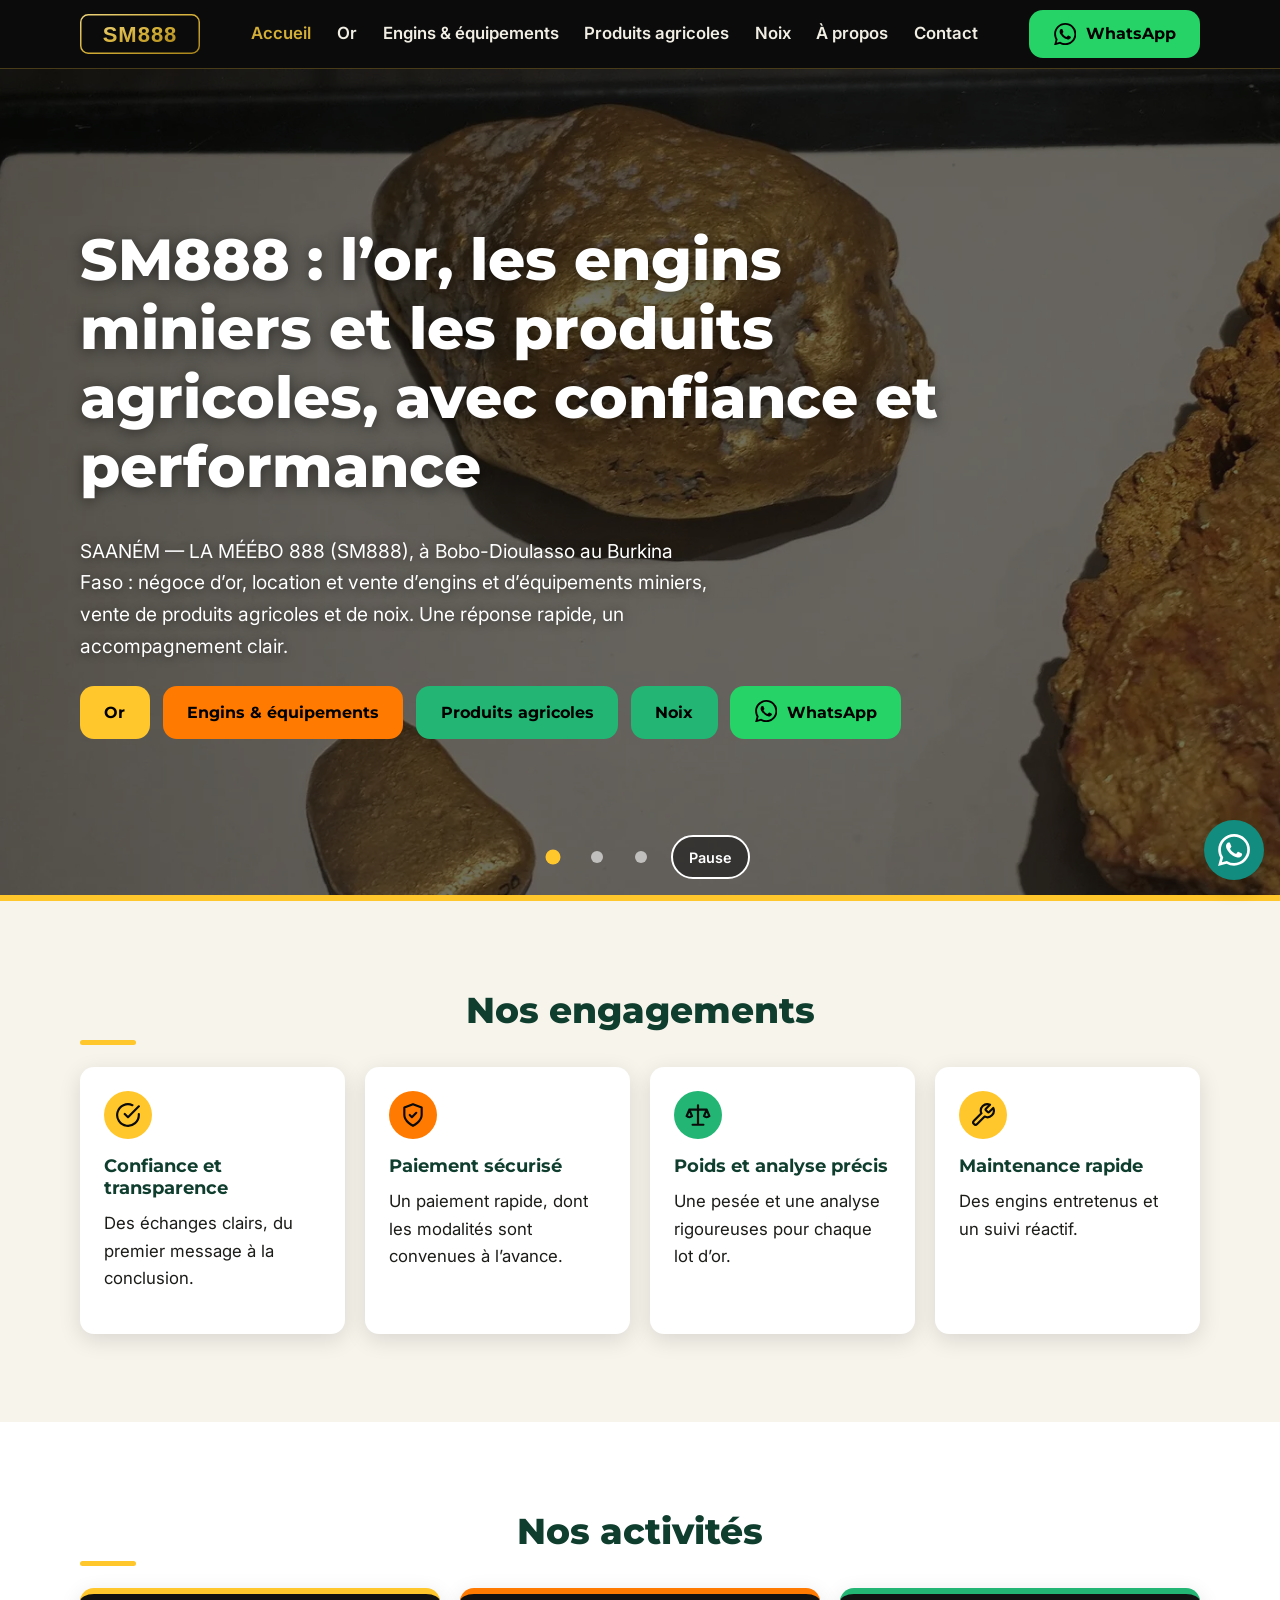
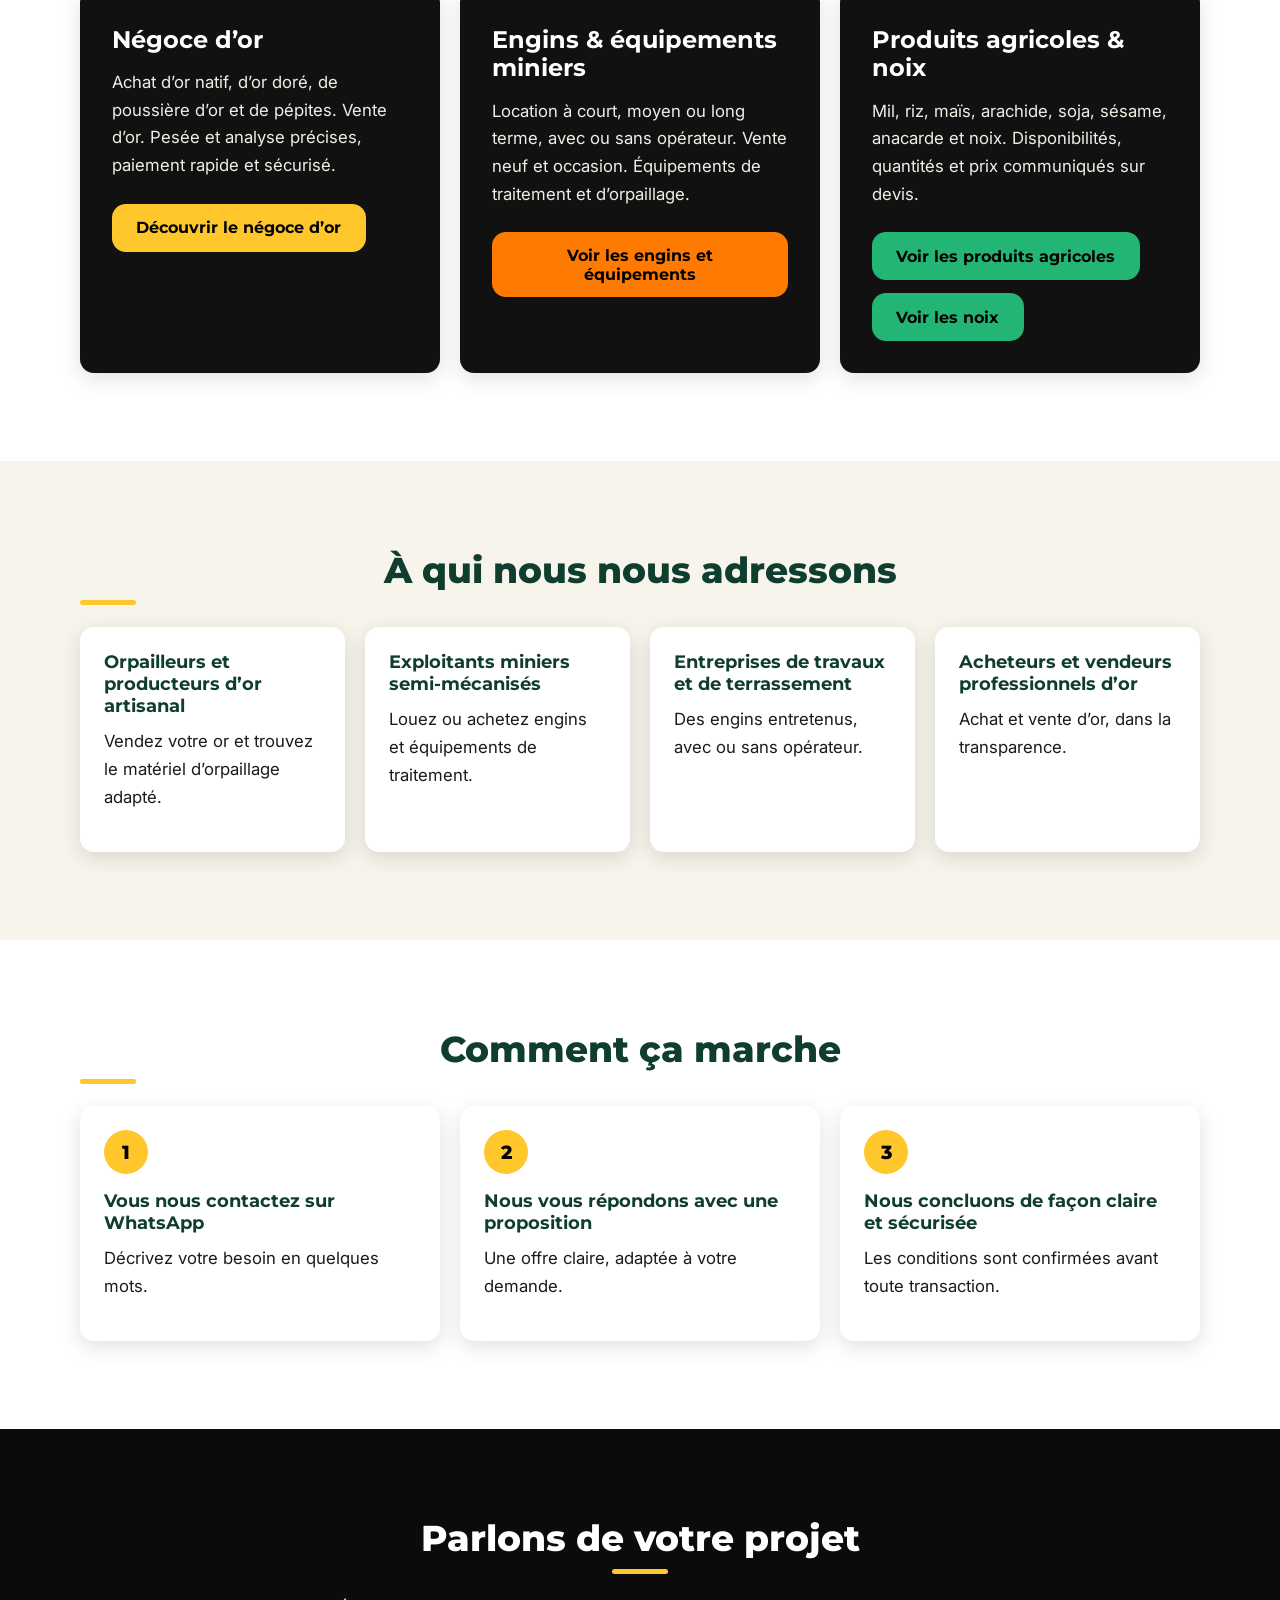
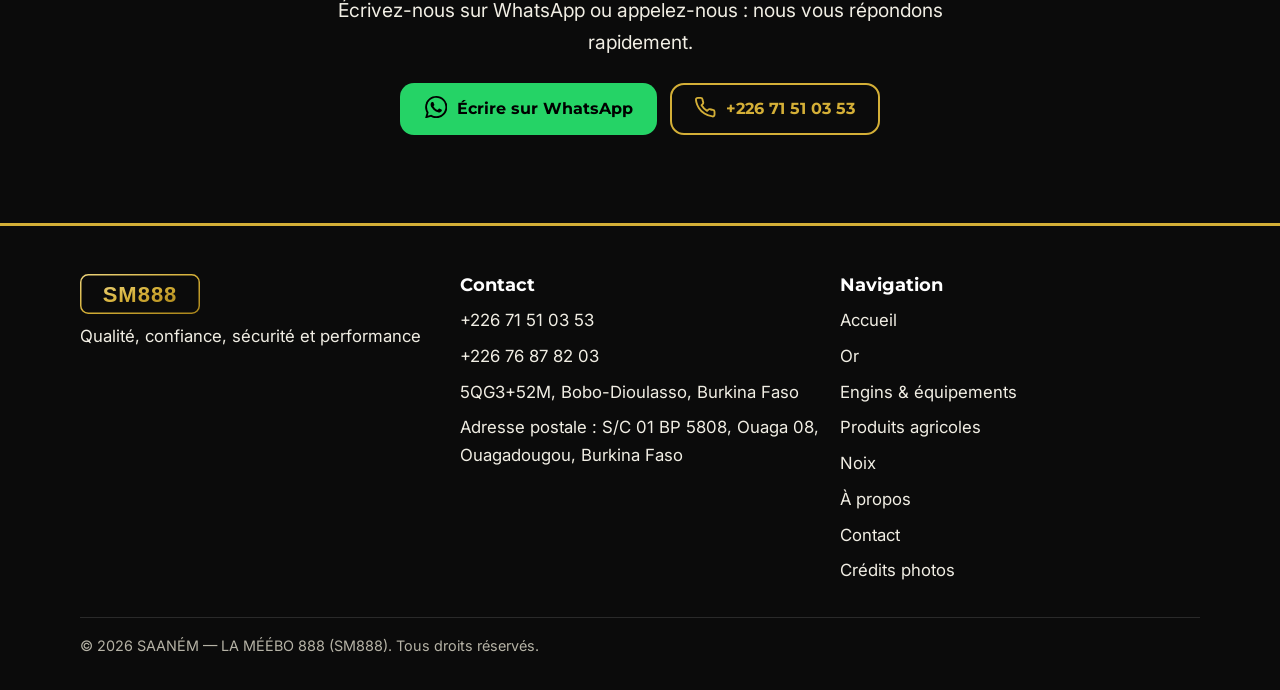
<file: index.html>
<!DOCTYPE html>
<html lang="fr">
<head>
<meta charset="utf-8">
<meta name="viewport" content="width=device-width,initial-scale=1">
<title>SM888 — Or, engins miniers et produits agricoles à Bobo-Dioulasso</title>
<meta name="description" content="SAANÉM — LA MÉÉBO 888 (SM888) : achat et vente d’or, engins et équipements miniers, produits agricoles et noix à Bobo-Dioulasso.">
<link rel="canonical" href="https://sm888.vercel.app/">
<meta property="og:title" content="SM888 — Or, engins miniers et produits agricoles à Bobo-Dioulasso">
<meta property="og:description" content="SAANÉM — LA MÉÉBO 888 (SM888) : achat et vente d’or, engins et équipements miniers, produits agricoles et noix à Bobo-Dioulasso.">
<meta property="og:type" content="website">
<meta property="og:locale" content="fr_FR">
<meta property="og:url" content="https://sm888.vercel.app/">
<meta property="og:site_name" content="SM888">
<meta property="og:image" content="https://sm888.vercel.app/assets/img/og.webp">
<meta name="twitter:card" content="summary_large_image">
<link rel="icon" href="assets/favicon.svg" type="image/svg+xml">
<link rel="preconnect" href="https://fonts.googleapis.com">
<link rel="preconnect" href="https://fonts.gstatic.com" crossorigin>
<link rel="stylesheet" href="https://fonts.googleapis.com/css2?family=Inter:wght@400;600&family=Montserrat:wght@700;800&display=swap">
<link rel="stylesheet" href="css/style.css">
<script type="application/ld+json">{"@context":"https://schema.org","@graph":[{"@type":"WebSite","@id":"https://sm888.vercel.app/#site","url":"https://sm888.vercel.app/","name":"SM888","alternateName":["SAANÉM LA MÉÉBO 888","SM 888"],"inLanguage":"fr","publisher":{"@id":"https://sm888.vercel.app/#entreprise"}},{"@type":"LocalBusiness","@id":"https://sm888.vercel.app/#entreprise","url":"https://sm888.vercel.app/","name":"SM888","alternateName":["SAANÉM — LA MÉÉBO 888","SAANÉM LA MÉÉBO 888","SM 888"],"description":"Négoce d’or, engins et équipements miniers, vente de produits agricoles et de noix à Bobo-Dioulasso, au Burkina Faso.","logo":"https://sm888.vercel.app/assets/logo.svg","image":"https://sm888.vercel.app/assets/img/og.webp","telephone":["+22671510353","+22676878203"],"address":{"@type":"PostalAddress","streetAddress":"5QG3+52M","addressLocality":"Bobo-Dioulasso","addressRegion":"Hauts-Bassins","addressCountry":"BF"},"geo":{"@type":"GeoCoordinates","latitude":11.175463,"longitude":-4.247455},"hasMap":"https://www.google.com/maps/search/?api=1&query=11.175463,-4.247455","areaServed":{"@type":"Country","name":"Burkina Faso"}}]}</script>
</head>
<body>
<a class="skip" href="#main">Aller au contenu</a>
<main id="main">

<section class="hero hero-show dark" aria-label="Nos activités en images">
<div class="slides">
<img class="on" src="assets/img/hero-accueil-1.webp" width="1600" height="900" alt="" fetchpriority="high">
<img src="assets/img/hero-accueil-bf2.jpeg" width="1600" height="900" alt="" loading="lazy">
<img src="assets/img/hero-accueil-bf1.jpeg" width="1600" height="900" alt="" loading="lazy">
</div>
<div class="wrap">
<h1>SM888 : l’or, les engins miniers et les produits agricoles, avec confiance et performance</h1>
<p class="lead">SAANÉM — LA MÉÉBO 888 (SM888), à Bobo-Dioulasso au Burkina Faso : négoce d’or, location et vente d’engins et d’équipements miniers, vente de produits agricoles et de noix. Une réponse rapide, un accompagnement clair.</p>
<div class="actions">
<a class="btn btn-c" style="--c:var(--vif-or)" href="or.html">Or</a>
<a class="btn btn-c" style="--c:var(--vif-orange)" href="engins.html">Engins &amp; équipements</a>
<a class="btn btn-c" style="--c:var(--vif-vert)" href="produits-agricoles.html">Produits agricoles</a>
<a class="btn btn-c" style="--c:var(--vif-vert)" href="noix.html">Noix</a>
<a class="btn btn-wa" data-wa="general"><span data-icon="wa"></span>WhatsApp</a>
</div>
</div>
<div class="show-ctl"><div class="dots"><button type="button" aria-label="Image 1 sur 3" aria-current="true"></button><button type="button" aria-label="Image 2 sur 3" aria-current="false"></button><button type="button" aria-label="Image 3 sur 3" aria-current="false"></button></div><button class="pause" type="button" aria-label="Mettre le diaporama en pause">Pause</button></div>
</section>

<section class="sec alt" aria-labelledby="t-eng"><div class="wrap">
<h2 id="t-eng" class="center">Nos engagements</h2>
<div class="grid">
<div class="card reveal"><span class="ico" data-icon="check"></span><h3>Confiance et transparence</h3><p>Des échanges clairs, du premier message à la conclusion.</p></div>
<div class="card reveal"><span class="ico" data-icon="shield"></span><h3>Paiement sécurisé</h3><p>Un paiement rapide, dont les modalités sont convenues à l’avance.</p></div>
<div class="card reveal"><span class="ico" data-icon="scale"></span><h3>Poids et analyse précis</h3><p>Une pesée et une analyse rigoureuses pour chaque lot d’or.</p></div>
<div class="card reveal"><span class="ico" data-icon="wrench"></span><h3>Maintenance rapide</h3><p>Des engins entretenus et un suivi réactif.</p></div>
</div></div></section>

<section class="sec" aria-labelledby="t-act"><div class="wrap">
<h2 id="t-act" class="center">Nos activités</h2>
<div class="grid">
<article class="card act reveal" style="--c:var(--vif-or)"><h3>Négoce d’or</h3><p>Achat d’or natif, d’or doré, de poussière d’or et de pépites. Vente d’or. Pesée et analyse précises, paiement rapide et sécurisé.</p><div class="actions"><a class="btn btn-c" href="or.html">Découvrir le négoce d’or</a></div></article>
<article class="card act reveal" style="--c:var(--vif-orange)"><h3>Engins &amp; équipements miniers</h3><p>Location à court, moyen ou long terme, avec ou sans opérateur. Vente neuf et occasion. Équipements de traitement et d’orpaillage.</p><div class="actions"><a class="btn btn-c" href="engins.html">Voir les engins et équipements</a></div></article>
<article class="card act reveal" style="--c:var(--vif-vert)"><h3>Produits agricoles &amp; noix</h3><p>Mil, riz, maïs, arachide, soja, sésame, anacarde et noix. Disponibilités, quantités et prix communiqués sur devis.</p><div class="actions"><a class="btn btn-c" href="produits-agricoles.html">Voir les produits agricoles</a><a class="btn btn-c" href="noix.html">Voir les noix</a></div></article>
</div></div></section>

<section class="sec alt" aria-labelledby="t-cib"><div class="wrap">
<h2 id="t-cib" class="center">À qui nous nous adressons</h2>
<div class="grid">
<div class="card reveal"><h3>Orpailleurs et producteurs d’or artisanal</h3><p>Vendez votre or et trouvez le matériel d’orpaillage adapté.</p></div>
<div class="card reveal"><h3>Exploitants miniers semi-mécanisés</h3><p>Louez ou achetez engins et équipements de traitement.</p></div>
<div class="card reveal"><h3>Entreprises de travaux et de terrassement</h3><p>Des engins entretenus, avec ou sans opérateur.</p></div>
<div class="card reveal"><h3>Acheteurs et vendeurs professionnels d’or</h3><p>Achat et vente d’or, dans la transparence.</p></div>
</div></div></section>

<section class="sec" aria-labelledby="t-etp"><div class="wrap">
<h2 id="t-etp" class="center">Comment ça marche</h2>
<ol class="grid etapes">
<li class="card reveal"><h3>Vous nous contactez sur WhatsApp</h3><p>Décrivez votre besoin en quelques mots.</p></li>
<li class="card reveal"><h3>Nous vous répondons avec une proposition</h3><p>Une offre claire, adaptée à votre demande.</p></li>
<li class="card reveal"><h3>Nous concluons de façon claire et sécurisée</h3><p>Les conditions sont confirmées avant toute transaction.</p></li>
</ol></div></section>

<section class="sec dark center" aria-labelledby="t-cta"><div class="wrap">
<h2 id="t-cta">Parlons de votre projet</h2>
<p class="lead">Écrivez-nous sur WhatsApp ou appelez-nous : nous vous répondons rapidement.</p>
<div class="actions">
<a class="btn btn-wa" data-wa="general"><span data-icon="wa"></span>Écrire sur WhatsApp</a>
<a class="btn btn-line" data-tel="1"><span data-icon="phone"></span><span data-cfg="PHONE_1"></span></a>
</div></div></section>

</main>
<script src="js/config.js"></script>

<script src="js/main.js"></script>
</body>
</html>
</file>
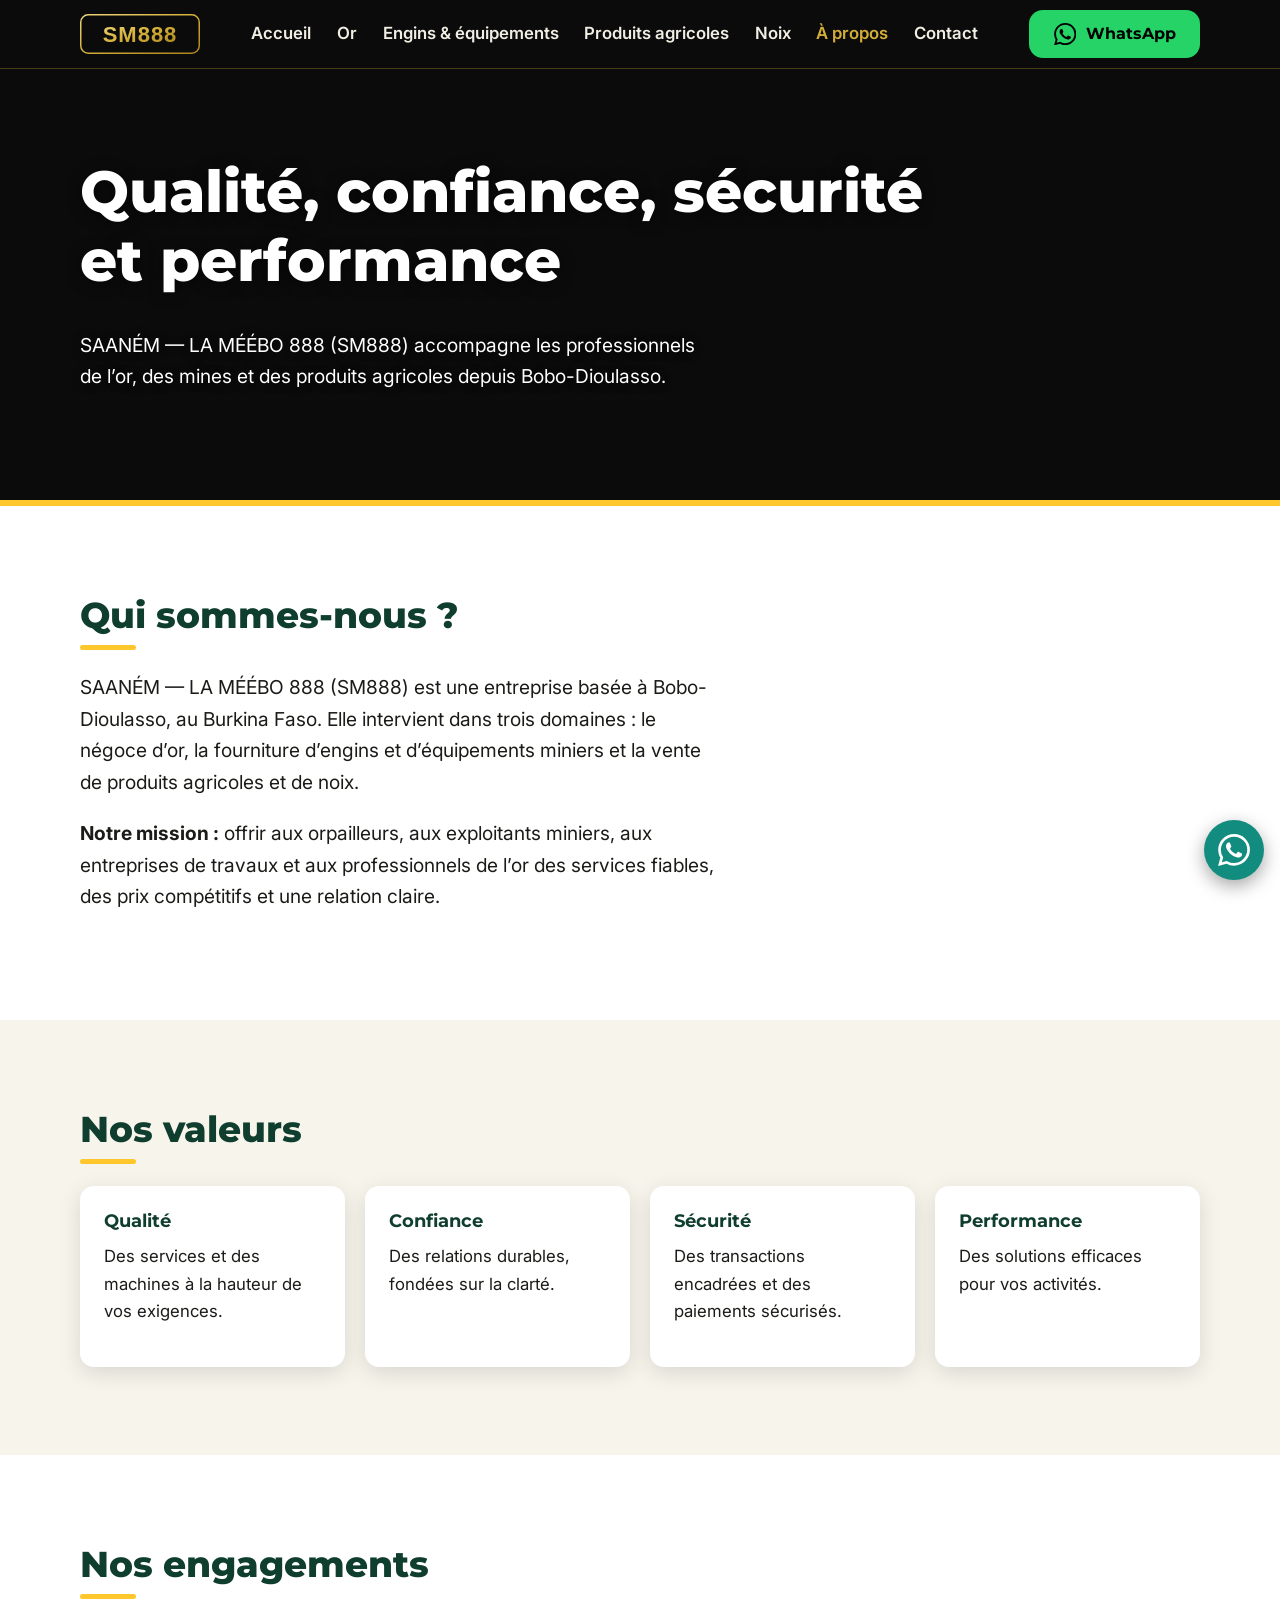
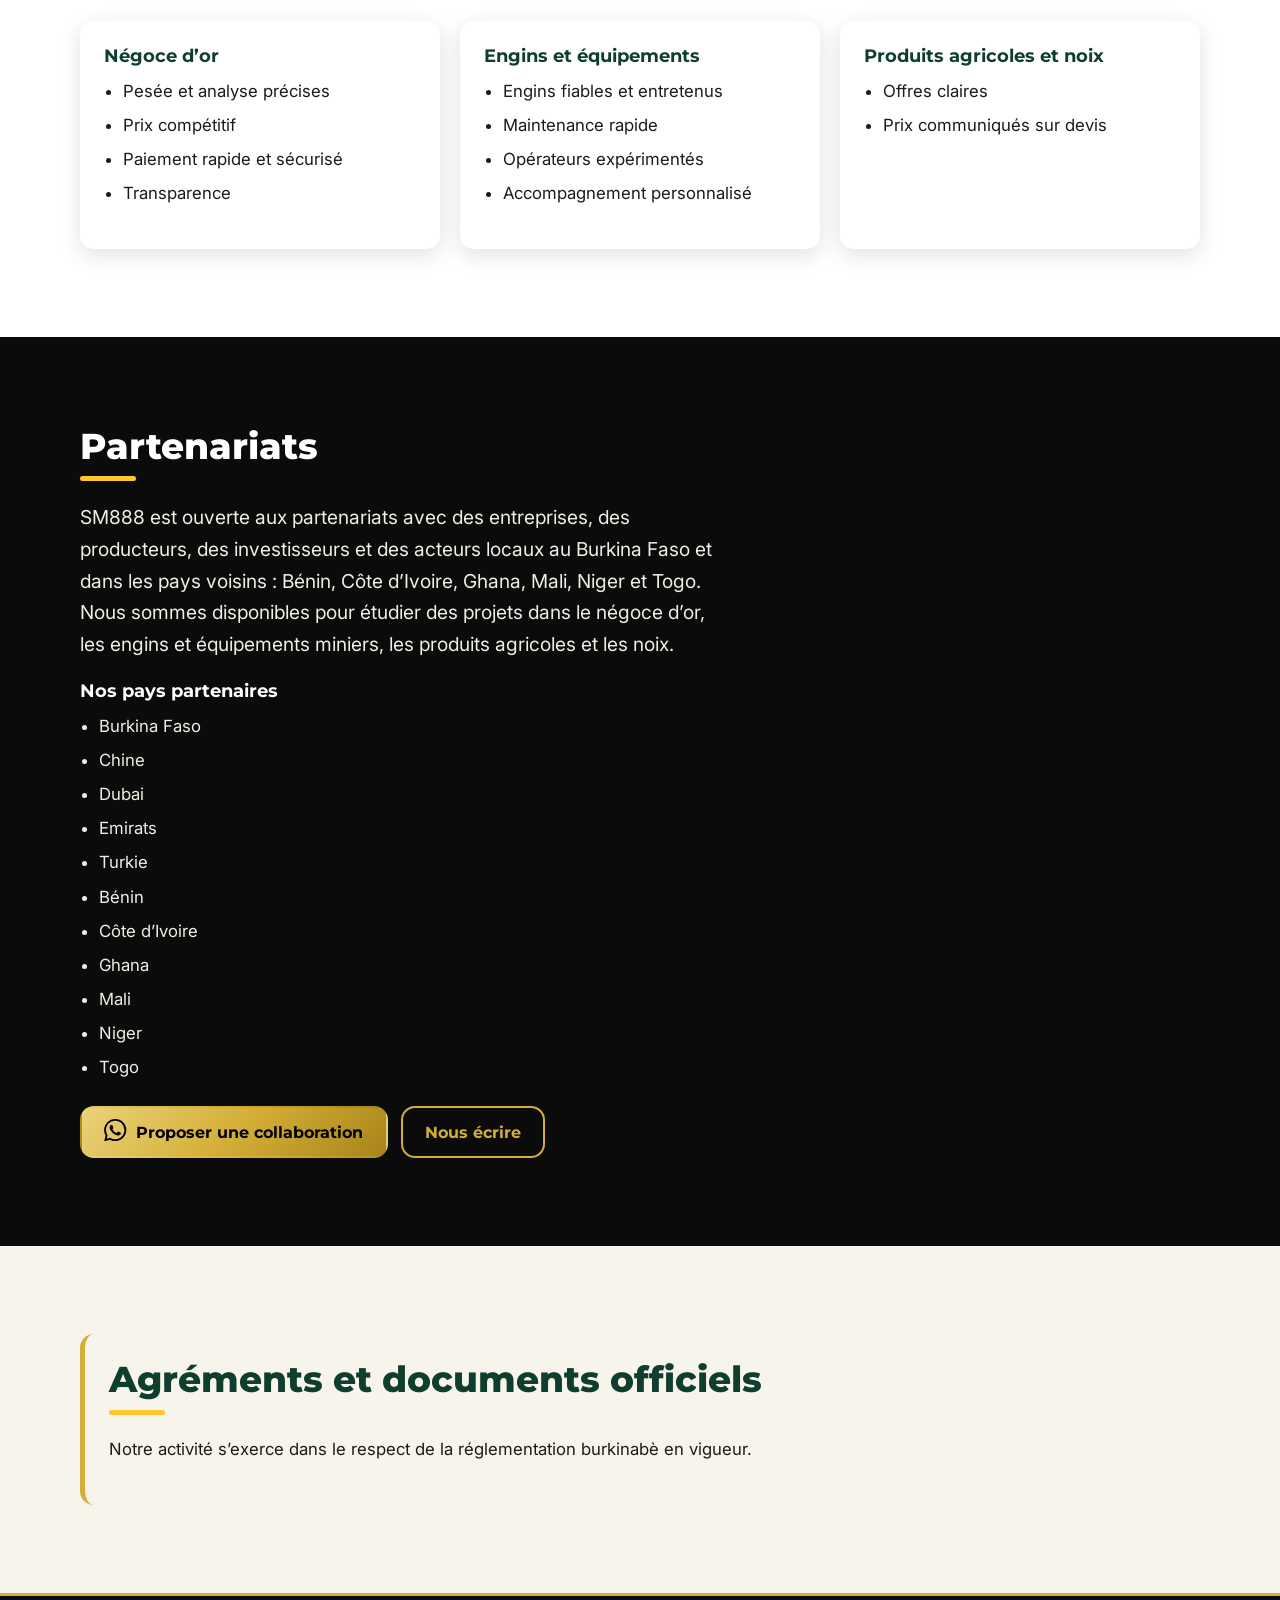
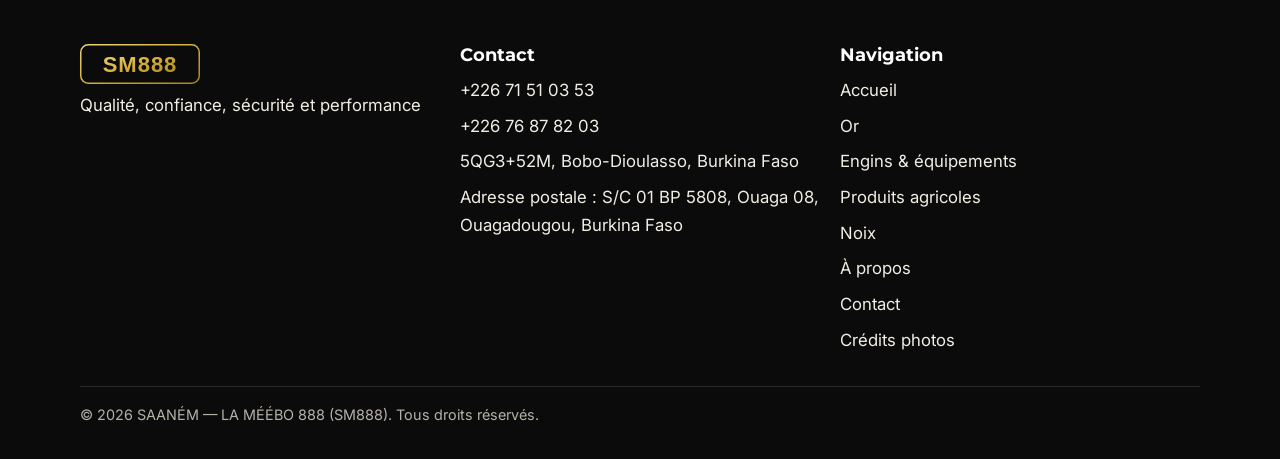
<file: apropos.html>
<!DOCTYPE html>
<html lang="fr">
<head>
<meta charset="utf-8">
<meta name="viewport" content="width=device-width,initial-scale=1">
<title>À propos — SAANÉM LA MÉÉBO 888 (SM888)</title>
<meta name="description" content="SAANÉM — LA MÉÉBO 888 (SM888), entreprise basée à Bobo-Dioulasso : négoce d’or, engins et équipements miniers, produits agricoles et noix. Qualité, confiance, sécurité, performance.">
<link rel="canonical" href="https://sm888.vercel.app/apropos.html">
<meta property="og:title" content="À propos — SAANÉM LA MÉÉBO 888 (SM888)">
<meta property="og:description" content="SAANÉM — LA MÉÉBO 888 (SM888), entreprise basée à Bobo-Dioulasso : négoce d’or, engins et équipements miniers, produits agricoles et noix. Qualité, confiance, sécurité, performance.">
<meta property="og:type" content="website">
<meta property="og:locale" content="fr_FR">
<meta property="og:url" content="https://sm888.vercel.app/apropos.html">
<meta property="og:site_name" content="SM888">
<meta property="og:image" content="https://sm888.vercel.app/assets/img/og.webp">
<meta name="twitter:card" content="summary_large_image">
<link rel="icon" href="assets/favicon.svg" type="image/svg+xml">
<link rel="preconnect" href="https://fonts.googleapis.com">
<link rel="preconnect" href="https://fonts.gstatic.com" crossorigin>
<link rel="stylesheet" href="https://fonts.googleapis.com/css2?family=Inter:wght@400;600&family=Montserrat:wght@700;800&display=swap">
<link rel="stylesheet" href="css/style.css">
</head>
<body>
<a class="skip" href="#main">Aller au contenu</a>
<main id="main">

<section class="hero hero-s dark"><div class="wrap">
<h1>Qualité, confiance, sécurité et performance</h1>
<p class="lead">SAANÉM — LA MÉÉBO 888 (SM888) accompagne les professionnels de l’or, des mines et des produits agricoles depuis Bobo-Dioulasso.</p>
</div></section>

<section class="sec" aria-labelledby="t-pres"><div class="wrap">
<h2 id="t-pres">Qui sommes-nous ?</h2>
<p class="lead">SAANÉM — LA MÉÉBO 888 (SM888) est une entreprise basée à Bobo-Dioulasso, au Burkina Faso. Elle intervient dans trois domaines : le négoce d’or, la fourniture d’engins et d’équipements miniers et la vente de produits agricoles et de noix.</p>
<p class="lead"><strong>Notre mission :</strong> offrir aux orpailleurs, aux exploitants miniers, aux entreprises de travaux et aux professionnels de l’or des services fiables, des prix compétitifs et une relation claire.</p>
<!-- À COMPLÉTER PAR LE CLIENT : année de création, taille de l’équipe, références, chiffres clés.
     Ne rien inventer. Remplissez puis supprimez l’attribut "hidden". -->
<ul class="liste" hidden><li>Année de création : [À compléter]</li><li>Équipe : [À compléter]</li><li>Références clients : [À compléter]</li></ul>
</div></section>

<section class="sec alt" aria-labelledby="t-val"><div class="wrap">
<h2 id="t-val">Nos valeurs</h2>
<div class="grid">
<div class="card reveal"><h3>Qualité</h3><p>Des services et des machines à la hauteur de vos exigences.</p></div>
<div class="card reveal"><h3>Confiance</h3><p>Des relations durables, fondées sur la clarté.</p></div>
<div class="card reveal"><h3>Sécurité</h3><p>Des transactions encadrées et des paiements sécurisés.</p></div>
<div class="card reveal"><h3>Performance</h3><p>Des solutions efficaces pour vos activités.</p></div>
</div></div></section>

<section class="sec" aria-labelledby="t-eng"><div class="wrap">
<h2 id="t-eng">Nos engagements</h2>
<div class="grid">
<div class="card reveal"><h3>Négoce d’or</h3><ul class="liste"><li>Pesée et analyse précises</li><li>Prix compétitif</li><li>Paiement rapide et sécurisé</li><li>Transparence</li></ul></div>
<div class="card reveal"><h3>Engins et équipements</h3><ul class="liste"><li>Engins fiables et entretenus</li><li>Maintenance rapide</li><li>Opérateurs expérimentés</li><li>Accompagnement personnalisé</li></ul></div>
<div class="card reveal"><h3>Produits agricoles et noix</h3><ul class="liste"><li>Offres claires</li><li>Prix communiqués sur devis</li></ul></div>
</div></div></section>

<section class="sec dark" aria-labelledby="t-inv"><div class="wrap">
<h2 id="t-inv">Partenariats</h2>
<p class="lead">SM888 est ouverte aux partenariats avec des entreprises, des producteurs, des investisseurs et des acteurs locaux au Burkina Faso et dans les pays voisins : Bénin, Côte d’Ivoire, Ghana, Mali, Niger et Togo. Nous sommes disponibles pour étudier des projets dans le négoce d’or, les engins et équipements miniers, les produits agricoles et les noix.</p>
<h3>Nos pays partenaires</h3>
<ul class="liste">
<li>Burkina Faso</li>
<li>Chine</li>
<li>Dubai</li>
<li>Emirats</li>
<li>Turkie</li>
<li>Bénin</li>
<li>Côte d’Ivoire</li>
<li>Ghana</li>
<li>Mali</li>
<li>Niger</li>
<li>Togo</li>
</ul>
<div class="actions"><a class="btn btn-gold" data-wa="investir"><span data-icon="wa"></span>Proposer une collaboration</a><a class="btn btn-line" href="contact.html">Nous écrire</a></div>
</div></section>

<section class="sec alt"><div class="wrap"><div class="encart">
<h2>Agréments et documents officiels</h2>
<p>Notre activité s’exerce dans le respect de la réglementation burkinabè en vigueur.</p>
<!-- À COMPLÉTER PAR LE CLIENT : agréments, RCCM, IFU, autres documents officiels. Ne rien inventer.
     Remplissez puis supprimez l’attribut "hidden". -->
<ul class="liste" hidden><li>Agrément : [À compléter]</li><li>RCCM : [À compléter]</li><li>IFU : [À compléter]</li></ul>
</div></div></section>

</main>
<script src="js/config.js"></script>

<script src="js/main.js"></script>
</body>
</html>
</file>
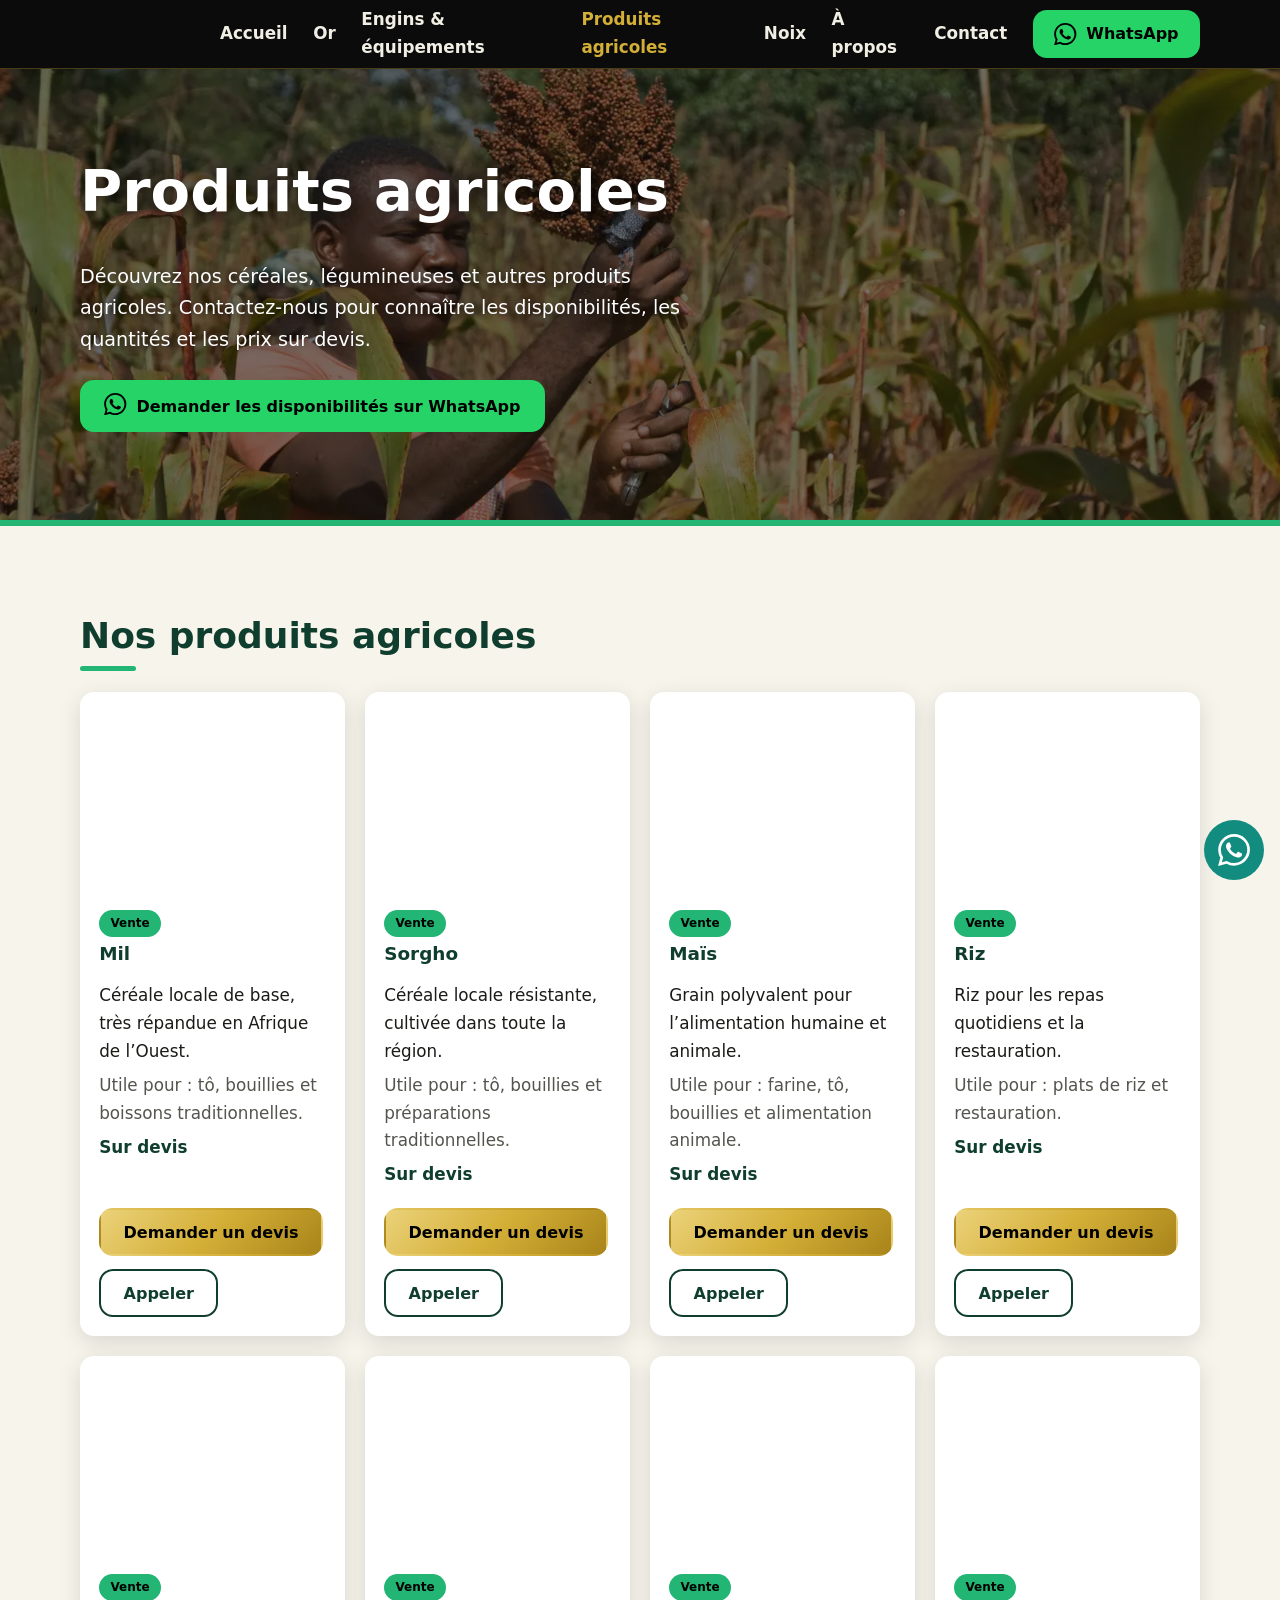
<file: cereales.html>
<!DOCTYPE html>
<html lang="fr">
<head>
<meta charset="utf-8">
<meta name="viewport" content="width=device-width,initial-scale=1">
<meta http-equiv="refresh" content="0;url=produits-agricoles.html">
<link rel="canonical" href="https://sm888.vercel.app/produits-agricoles.html">
<title>Produits agricoles — SM888</title>
</head>
<body>
<p>Cette page a changé d’adresse. <a href="produits-agricoles.html">Accéder aux produits agricoles</a>.</p>
</body>
</html>
</file>
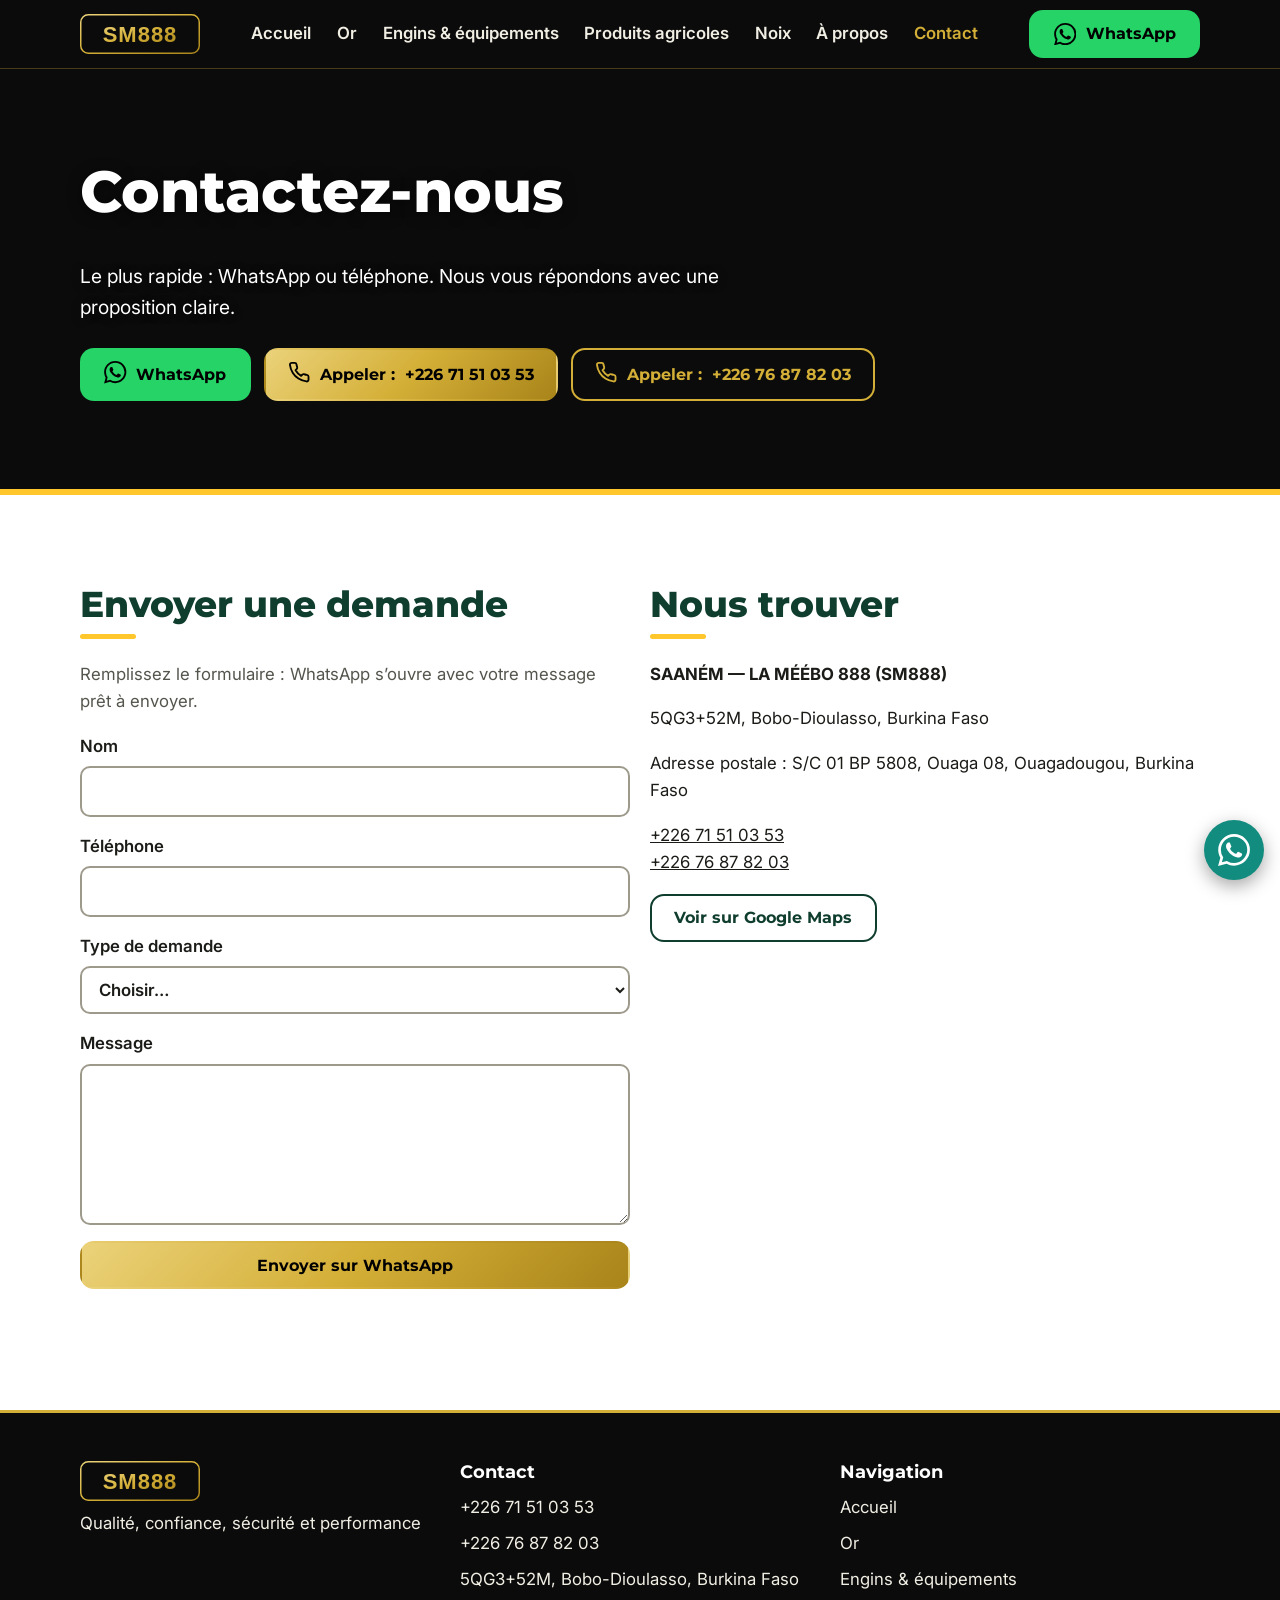
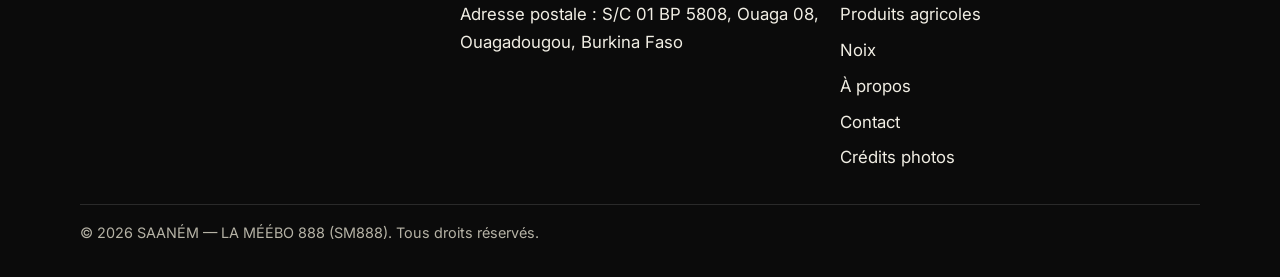
<file: contact.html>
<!DOCTYPE html>
<html lang="fr">
<head>
<meta charset="utf-8">
<meta name="viewport" content="width=device-width,initial-scale=1">
<title>Contact et WhatsApp — SM888 Bobo-Dioulasso</title>
<meta name="description" content="Contactez SM888 à Bobo-Dioulasso par WhatsApp ou par téléphone : vente et achat d’or, location et vente d’engins et d’équipements miniers.">
<link rel="canonical" href="https://sm888.vercel.app/contact.html">
<meta property="og:title" content="Contact et WhatsApp — SM888 Bobo-Dioulasso">
<meta property="og:description" content="Contactez SM888 à Bobo-Dioulasso par WhatsApp ou par téléphone : vente et achat d’or, location et vente d’engins et d’équipements miniers.">
<meta property="og:type" content="website">
<meta property="og:locale" content="fr_FR">
<meta property="og:url" content="https://sm888.vercel.app/contact.html">
<meta property="og:site_name" content="SM888">
<meta property="og:image" content="https://sm888.vercel.app/assets/img/og.webp">
<meta name="twitter:card" content="summary_large_image">
<link rel="icon" href="assets/favicon.svg" type="image/svg+xml">
<link rel="preconnect" href="https://fonts.googleapis.com">
<link rel="preconnect" href="https://fonts.gstatic.com" crossorigin>
<link rel="stylesheet" href="https://fonts.googleapis.com/css2?family=Inter:wght@400;600&family=Montserrat:wght@700;800&display=swap">
<link rel="stylesheet" href="css/style.css">
</head>
<body>
<a class="skip" href="#main">Aller au contenu</a>
<main id="main">

<section class="hero hero-s dark"><div class="wrap">
<h1>Contactez-nous</h1>
<p class="lead">Le plus rapide : WhatsApp ou téléphone. Nous vous répondons avec une proposition claire.</p>
<div class="actions">
<a class="btn btn-wa" data-wa="general"><span data-icon="wa"></span>WhatsApp</a>
<a class="btn btn-gold" data-tel="1"><span data-icon="phone"></span>Appeler : <span data-cfg="PHONE_1"></span></a>
<a class="btn btn-line" data-tel="2"><span data-icon="phone"></span>Appeler : <span data-cfg="PHONE_2"></span></a>
</div>
</div></section>

<section class="sec" aria-labelledby="t-frm"><div class="wrap"><div class="grid g2">
<div>
<h2 id="t-frm">Envoyer une demande</h2>
<p class="mut">Remplissez le formulaire : WhatsApp s’ouvre avec votre message prêt à envoyer.</p>
<form id="form-contact" novalidate>
<label>Nom<input name="nom" autocomplete="name" required></label>
<label>Téléphone<input name="tel" type="tel" inputmode="tel" autocomplete="tel" required></label>
<label>Type de demande<select name="type" required>
<option value="">Choisir…</option><option>Vendre de l’or</option><option>Acheter de l’or</option><option>Louer un engin</option><option>Acheter un engin ou un équipement</option><option>Acheter des produits agricoles</option><option>Acheter des noix</option><option>Collaborer ou investir</option><option>Autre</option></select></label>
<label>Message<textarea name="message" rows="5" required></textarea></label>
<button class="btn btn-gold" type="submit">Envoyer sur WhatsApp</button>
<p id="retour" role="status" aria-live="polite"></p>
</form>
</div>
<div>
<h2>Nous trouver</h2>
<address><p><strong data-cfg="NOM_ENTREPRISE"></strong></p><p data-cfg="ADRESSE"></p>
<p>Adresse postale : <span data-cfg="ADRESSE_POSTALE"></span></p>
<p><a href="#" data-tel="1"><span data-cfg="PHONE_1"></span></a><br><a href="#" data-tel="2"><span data-cfg="PHONE_2"></span></a></p>
</address>
<!-- Carte : simple lien vers Google Maps, centré sur le lieu d’accueil. -->
<a class="btn btn-line" href="https://www.google.com/maps/search/?api=1&amp;query=11.175463,-4.247455" target="_blank" rel="noopener">Voir sur Google Maps</a>
</div>
</div></div></section>

</main>
<script src="js/config.js"></script>

<script src="js/main.js"></script>
</body>
</html>
</file>
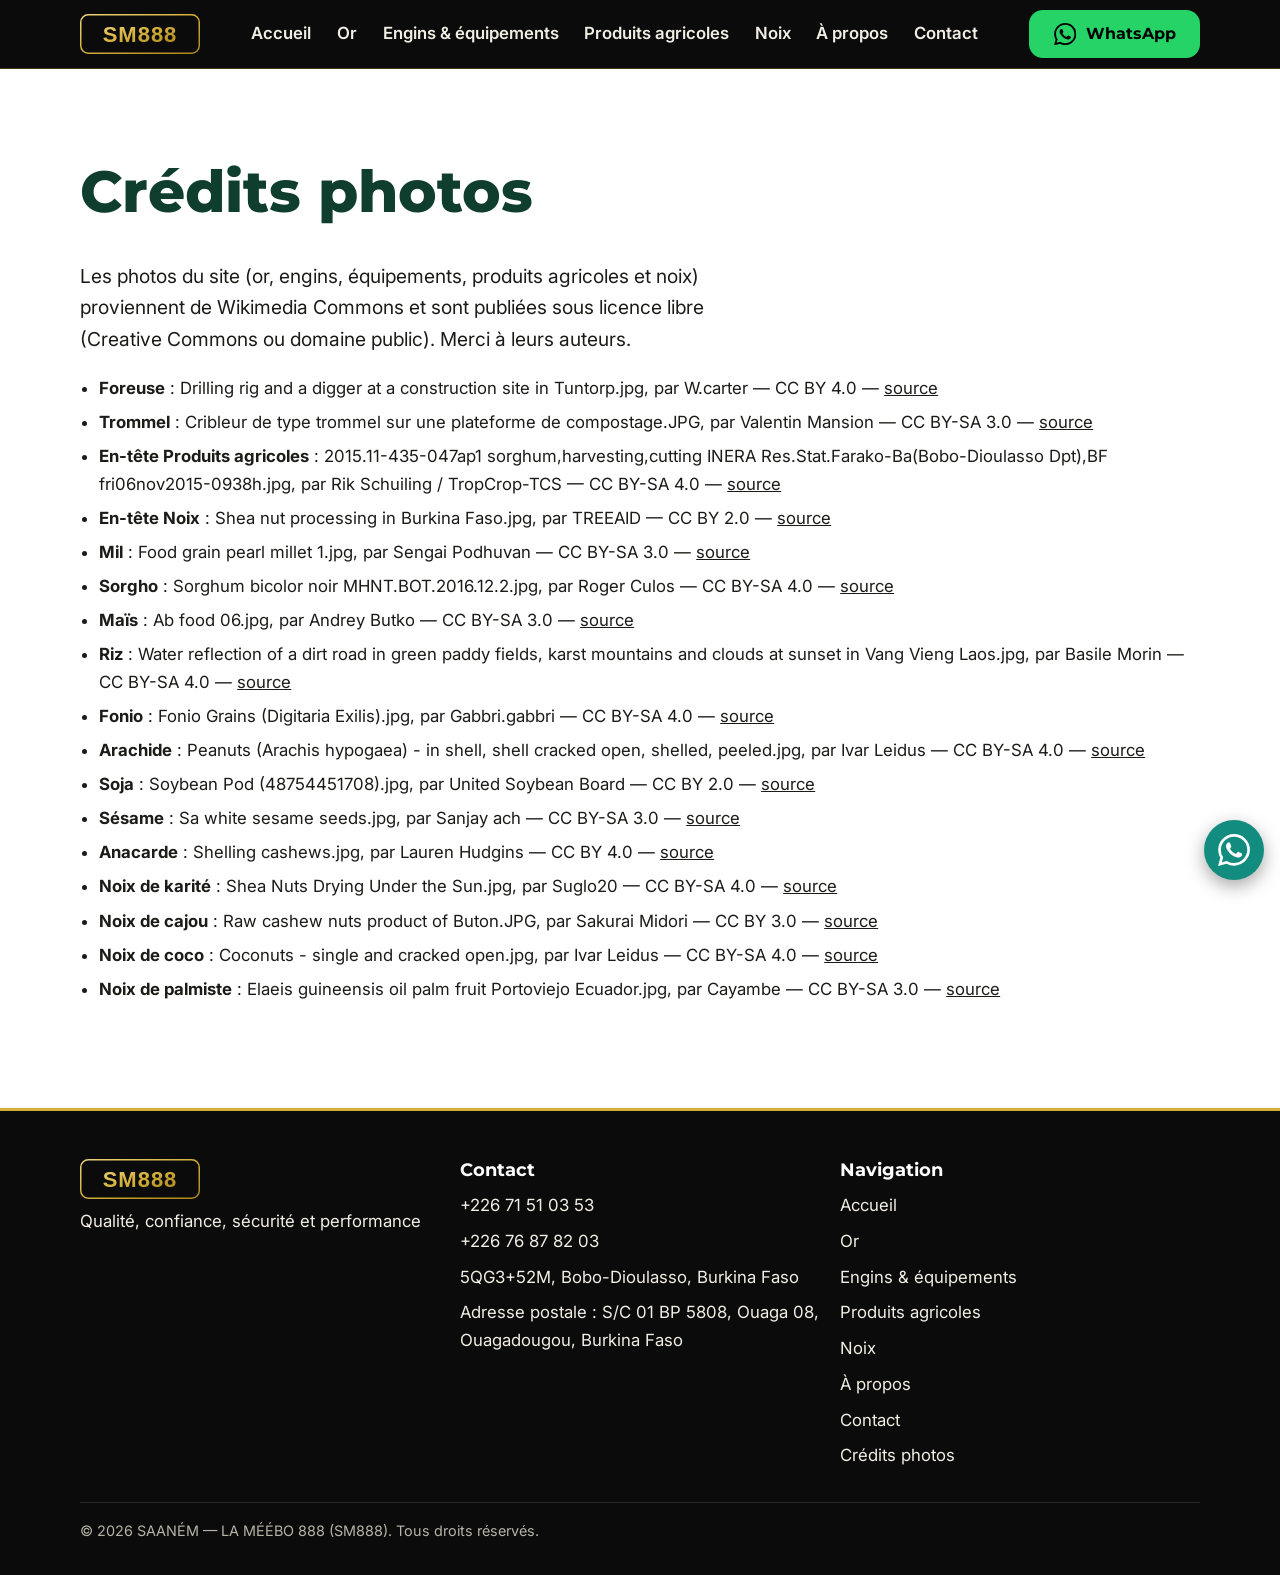
<file: credits.html>
<!DOCTYPE html>
<html lang="fr">
<head>
<meta charset="utf-8">
<meta name="viewport" content="width=device-width,initial-scale=1">
<meta name="robots" content="noindex,follow">
<title>Crédits photos — SM888</title>
<meta name="description" content="Auteurs et licences des photos des engins et équipements présentées sur le site SM888.">
<link rel="icon" href="assets/favicon.svg" type="image/svg+xml">
<link rel="preconnect" href="https://fonts.googleapis.com">
<link rel="preconnect" href="https://fonts.gstatic.com" crossorigin>
<link rel="stylesheet" href="https://fonts.googleapis.com/css2?family=Inter:wght@400;600&family=Montserrat:wght@700;800&display=swap">
<link rel="stylesheet" href="css/style.css">
</head>
<body>
<a class="skip" href="#main">Aller au contenu</a>
<main id="main"><section class="sec"><div class="wrap">
<h1>Crédits photos</h1>
<p class="lead">Les photos du site (or, engins, équipements, produits agricoles et noix) proviennent de Wikimedia Commons et sont publiées sous licence libre (Creative Commons ou domaine public). Merci à leurs auteurs.</p>
<ul class="liste" id="credits"></ul>
</div></section></main>
<script src="js/config.js"></script>
<script src="js/catalogue.js"></script>
<script src="js/credits.js"></script>
<script src="js/main.js"></script>
</body>
</html>
</file>
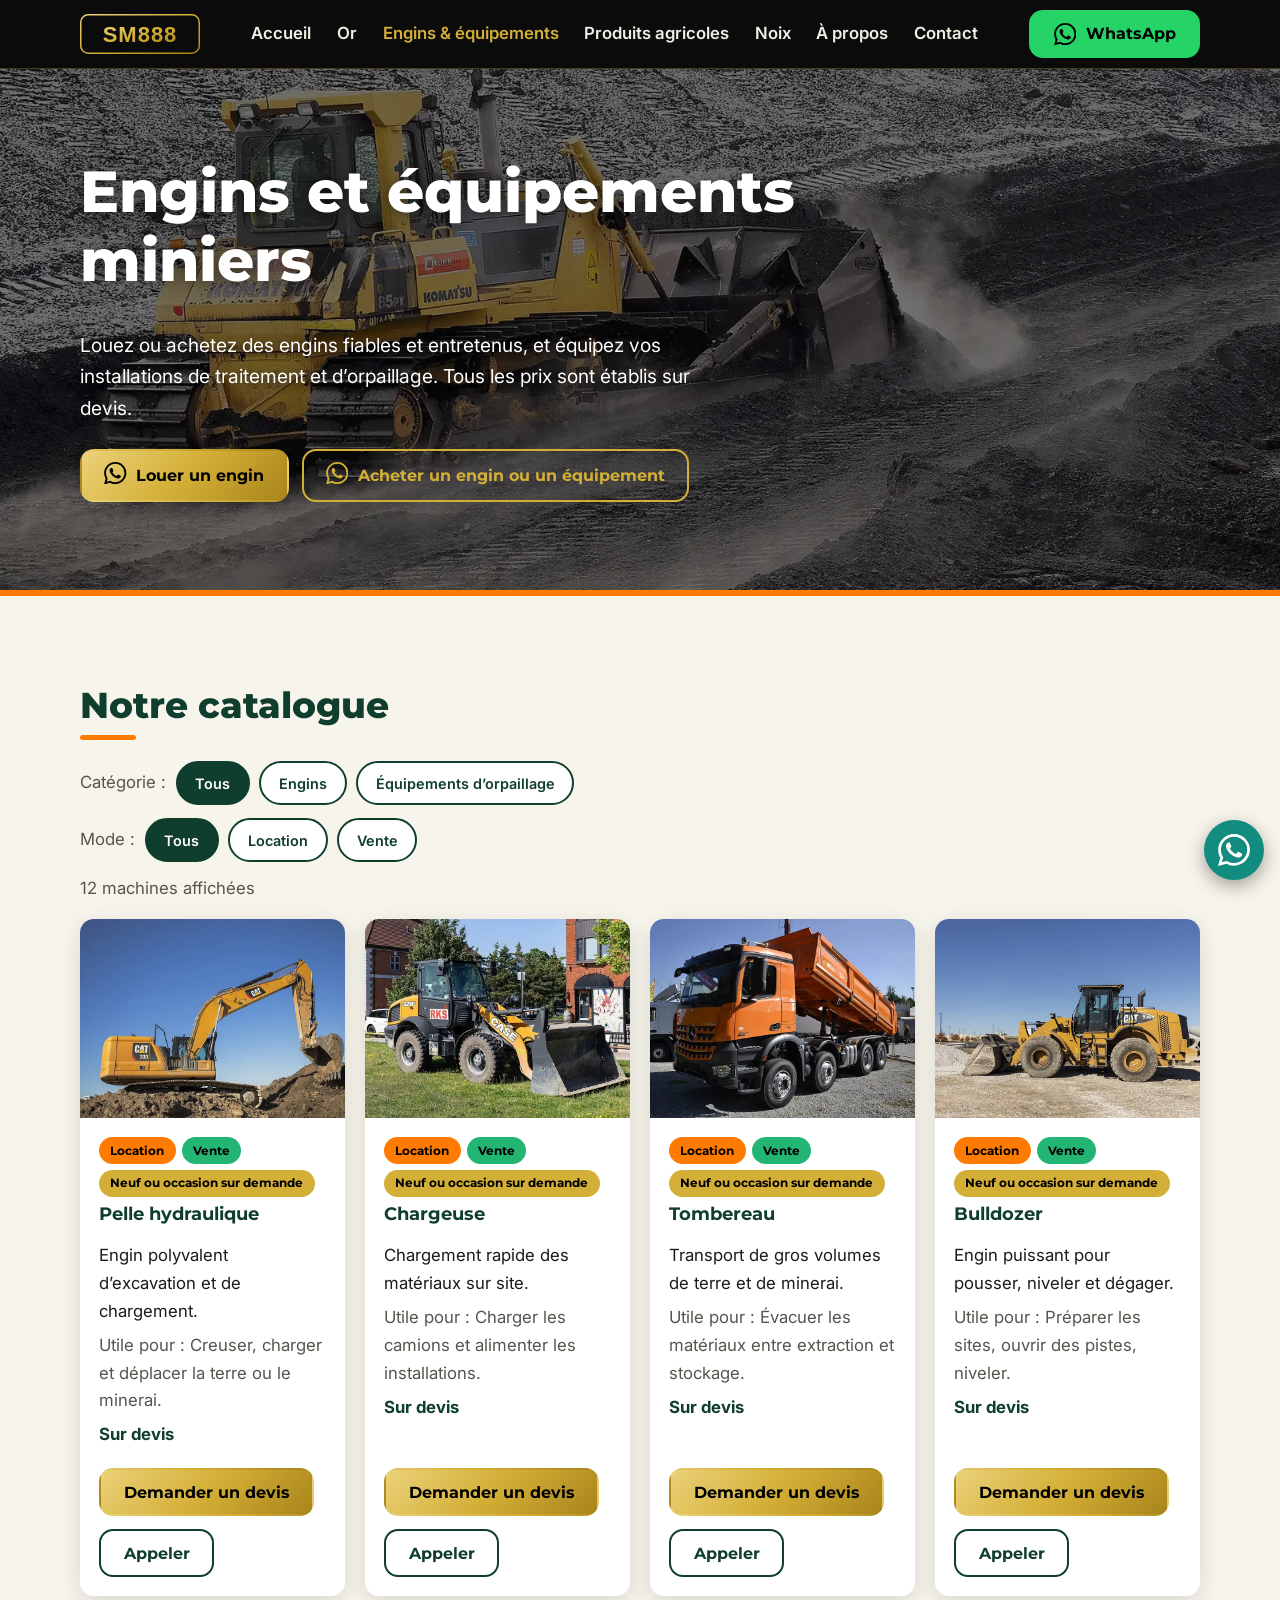
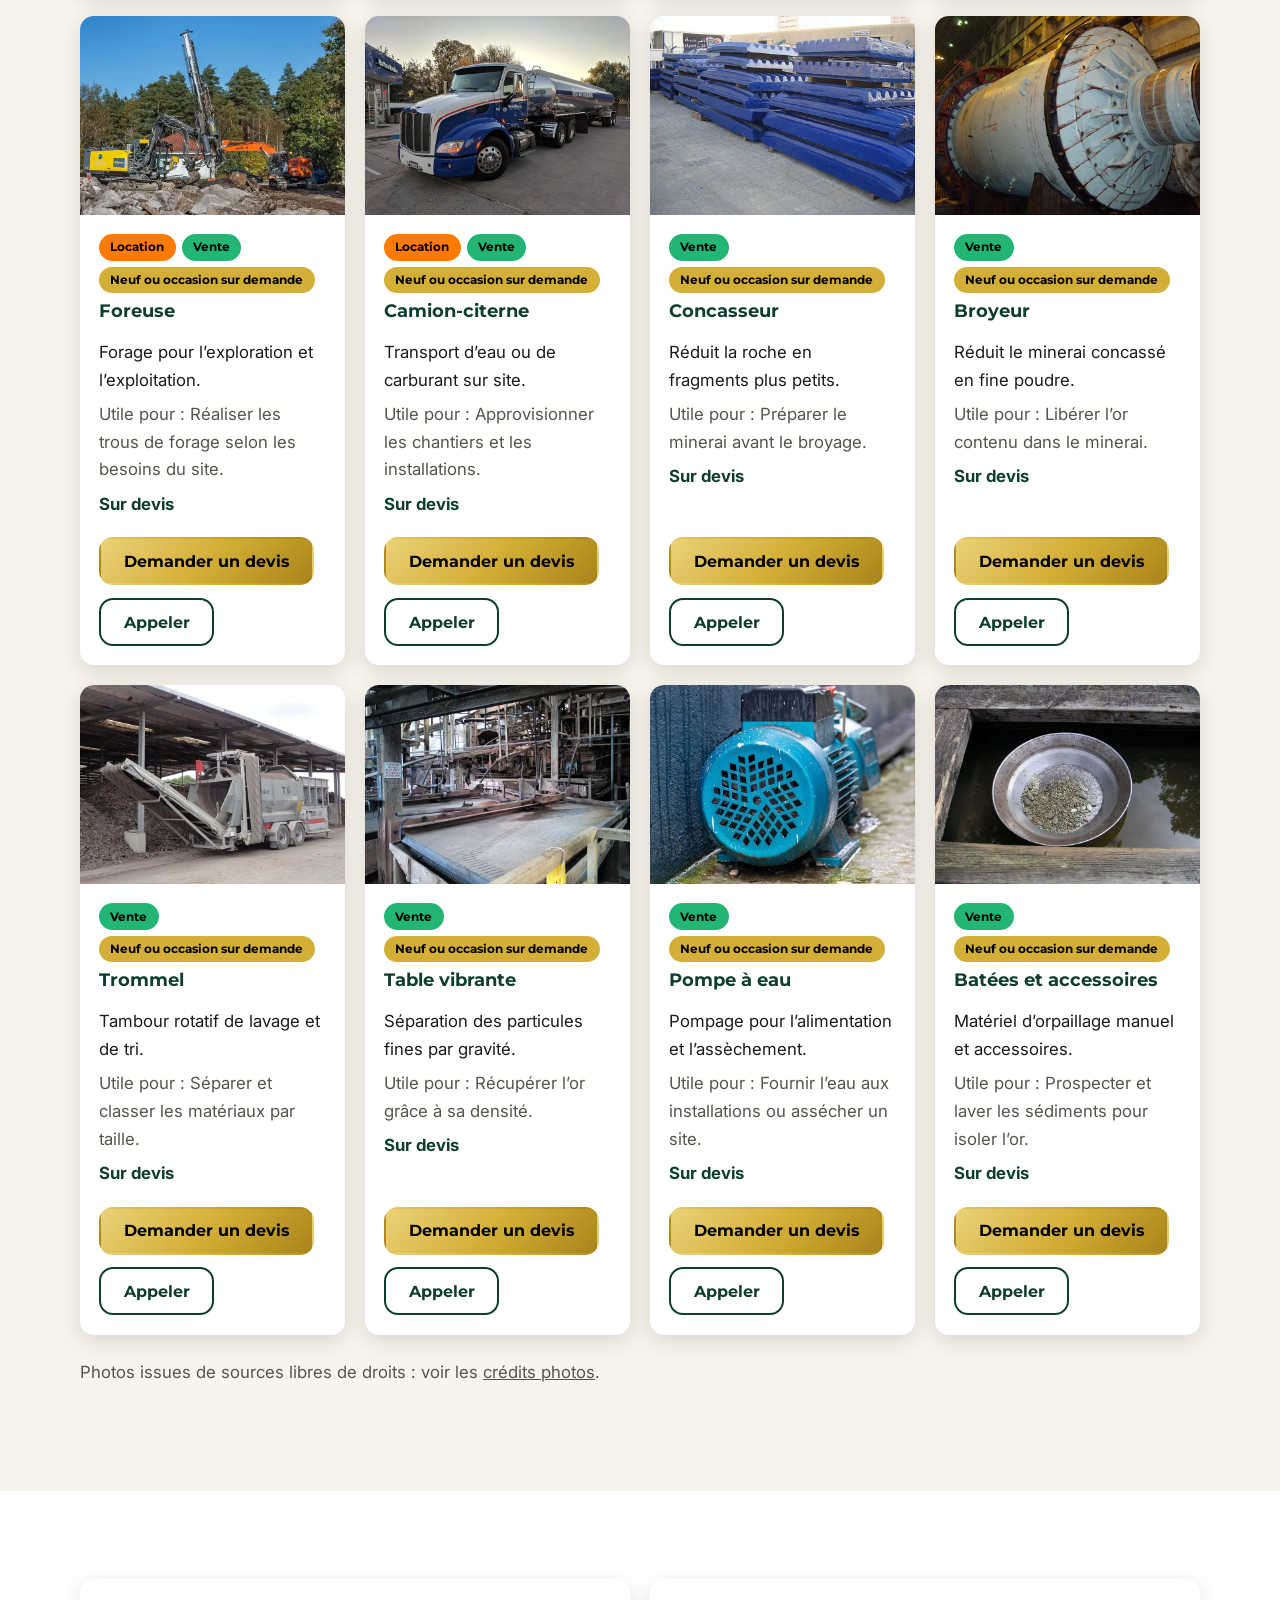
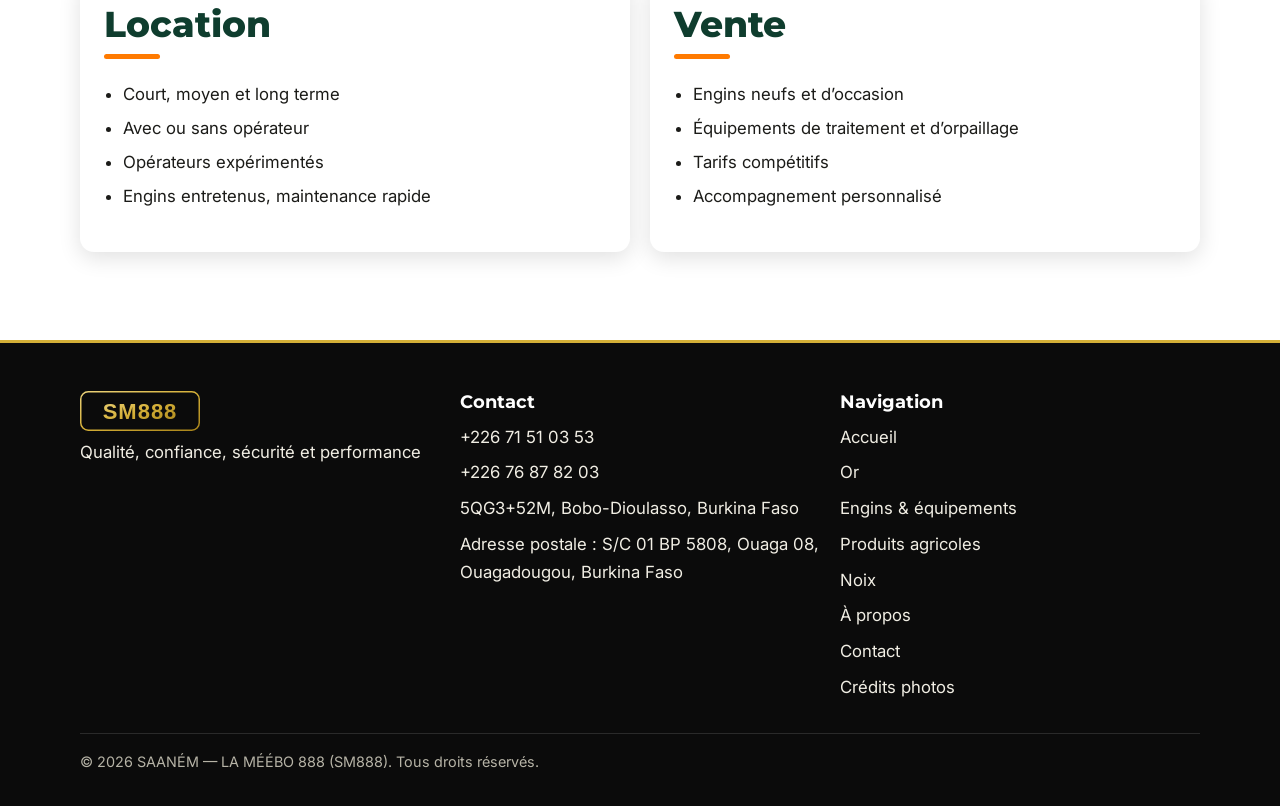
<file: engins.html>
<!DOCTYPE html>
<html lang="fr">
<head>
<meta charset="utf-8">
<meta name="viewport" content="width=device-width,initial-scale=1">
<title>Engins et équipements miniers : location et vente — SM888</title>
<meta name="description" content="Location et vente de pelles hydrauliques, chargeuses, tombereaux, bulldozers, foreuses, camions-citernes, concasseurs, broyeurs, trommels et plus. Devis sur WhatsApp.">
<link rel="canonical" href="https://sm888.vercel.app/engins.html">
<meta property="og:title" content="Engins et équipements miniers : location et vente — SM888">
<meta property="og:description" content="Location et vente de pelles hydrauliques, chargeuses, tombereaux, bulldozers, foreuses, camions-citernes, concasseurs, broyeurs, trommels et plus. Devis sur WhatsApp.">
<meta property="og:type" content="website">
<meta property="og:locale" content="fr_FR">
<meta property="og:url" content="https://sm888.vercel.app/engins.html">
<meta property="og:site_name" content="SM888">
<meta property="og:image" content="https://sm888.vercel.app/assets/img/og.webp">
<meta name="twitter:card" content="summary_large_image">
<link rel="icon" href="assets/favicon.svg" type="image/svg+xml">
<link rel="preconnect" href="https://fonts.googleapis.com">
<link rel="preconnect" href="https://fonts.gstatic.com" crossorigin>
<link rel="stylesheet" href="https://fonts.googleapis.com/css2?family=Inter:wght@400;600&family=Montserrat:wght@700;800&display=swap">
<link rel="stylesheet" href="css/style.css">
</head>
<body class="t-engins">
<a class="skip" href="#main">Aller au contenu</a>
<main id="main">

<section class="hero hero-s hero-img dark" style="--bg:url('../assets/img/hero-engins.webp')"><div class="wrap">
<h1>Engins et équipements miniers</h1>
<p class="lead">Louez ou achetez des engins fiables et entretenus, et équipez vos installations de traitement et d’orpaillage. Tous les prix sont établis sur devis.</p>
<div class="actions">
<a class="btn btn-gold" data-wa="louer"><span data-icon="wa"></span>Louer un engin</a>
<a class="btn btn-line" data-wa="acheter_engin"><span data-icon="wa"></span>Acheter un engin ou un équipement</a>
</div>
</div></section>

<section class="sec alt" aria-labelledby="t-cat"><div class="wrap">
<h2 id="t-cat">Notre catalogue</h2>
<div class="fg" role="group" aria-label="Filtrer par catégorie"><span class="mut">Catégorie :</span>
<button class="chip" type="button" data-f="cat" data-v="all" aria-pressed="true">Tous</button>
<button class="chip" type="button" data-f="cat" data-v="engin" aria-pressed="false">Engins</button>
<button class="chip" type="button" data-f="cat" data-v="equipement" aria-pressed="false">Équipements d’orpaillage</button></div>
<div class="fg" role="group" aria-label="Filtrer par mode"><span class="mut">Mode :</span>
<button class="chip" type="button" data-f="mode" data-v="all" aria-pressed="true">Tous</button>
<button class="chip" type="button" data-f="mode" data-v="location" aria-pressed="false">Location</button>
<button class="chip" type="button" data-f="mode" data-v="vente" aria-pressed="false">Vente</button></div>
<p id="compte" class="mut" aria-live="polite"></p>
<div class="grid" id="grille"></div>
<p class="mut" style="margin-top:1.5rem">Photos issues de sources libres de droits : voir les <a href="credits.html">crédits photos</a>.</p>
</div></section>

<section class="sec" aria-labelledby="t-lv"><div class="wrap">
<div class="grid g2">
<article class="card reveal"><h2 id="t-lv">Location</h2><ul class="liste"><li>Court, moyen et long terme</li><li>Avec ou sans opérateur</li><li>Opérateurs expérimentés</li><li>Engins entretenus, maintenance rapide</li></ul></article>
<article class="card reveal"><h2>Vente</h2><ul class="liste"><li>Engins neufs et d’occasion</li><li>Équipements de traitement et d’orpaillage</li><li>Tarifs compétitifs</li><li>Accompagnement personnalisé</li></ul></article>
</div></div></section>

</main>
<script src="js/config.js"></script>
<script src="js/catalogue.js"></script>
<script src="js/main.js"></script>
</body>
</html>
</file>
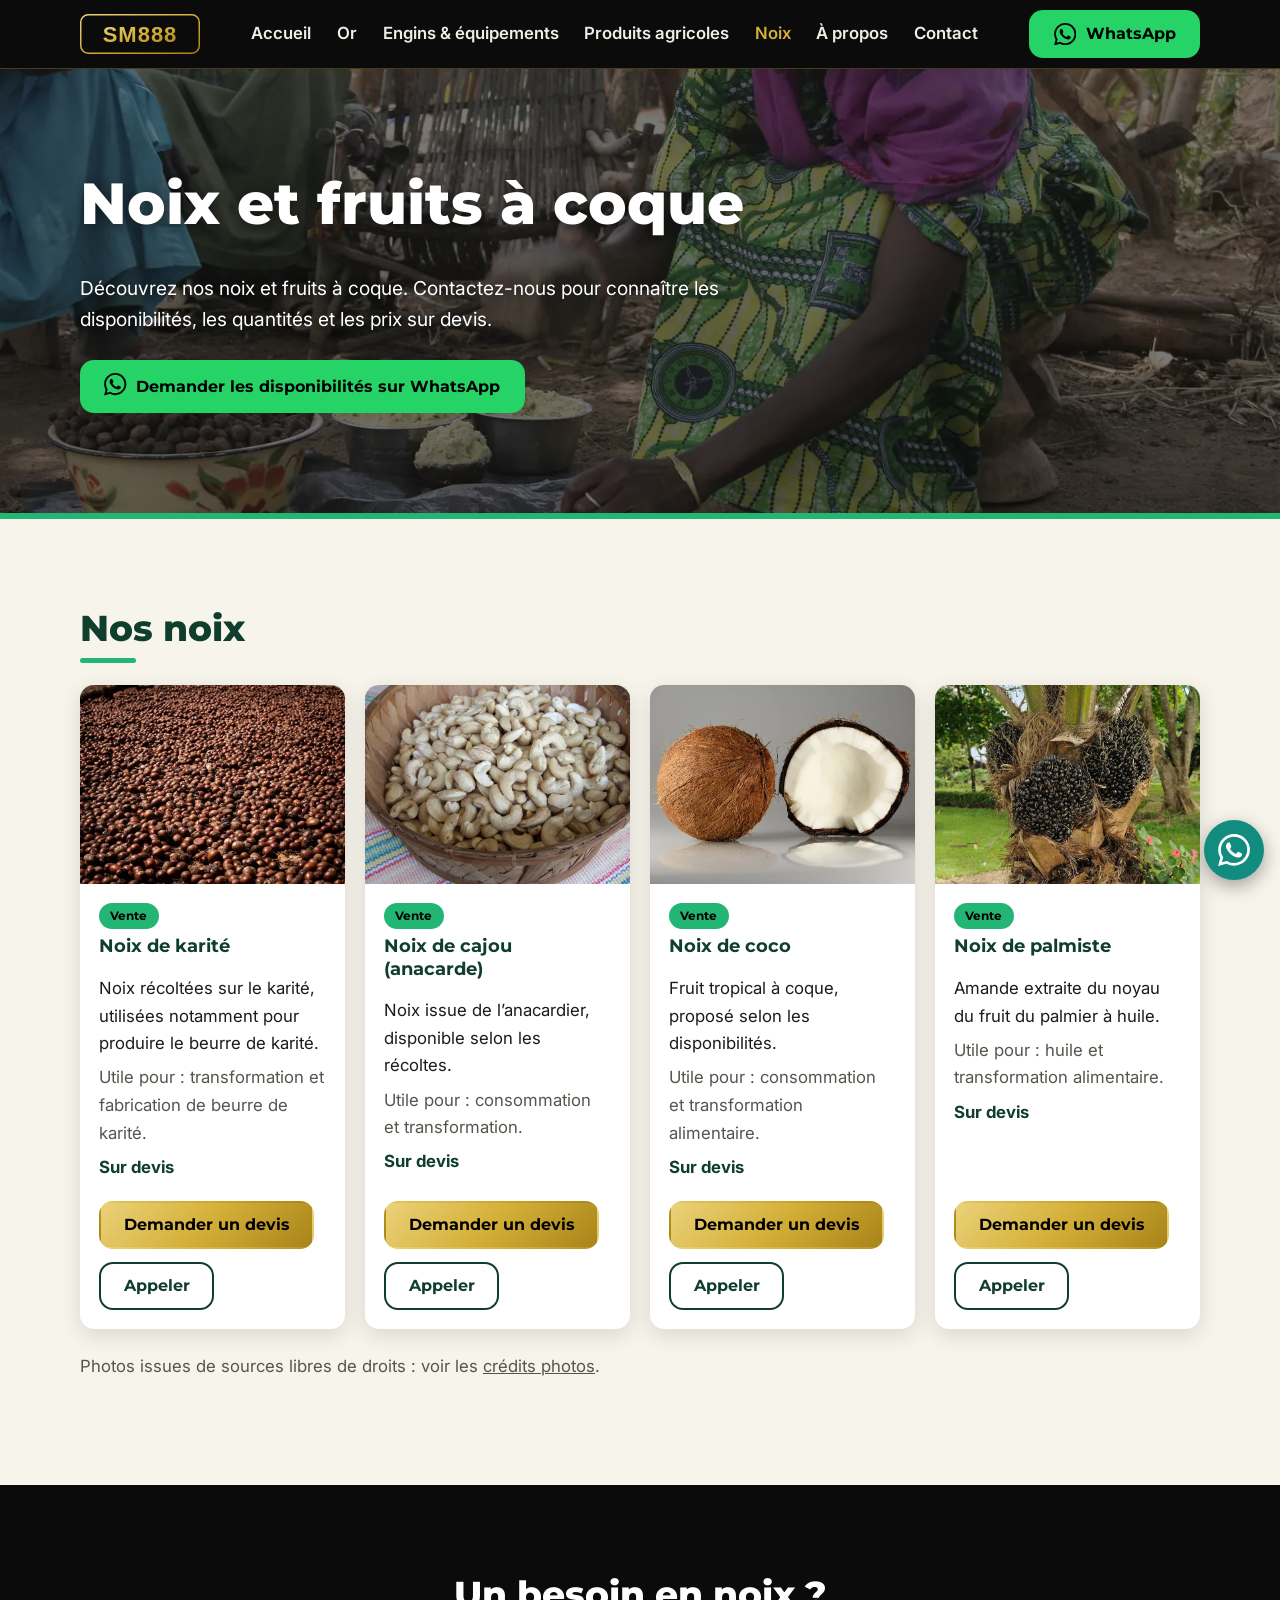
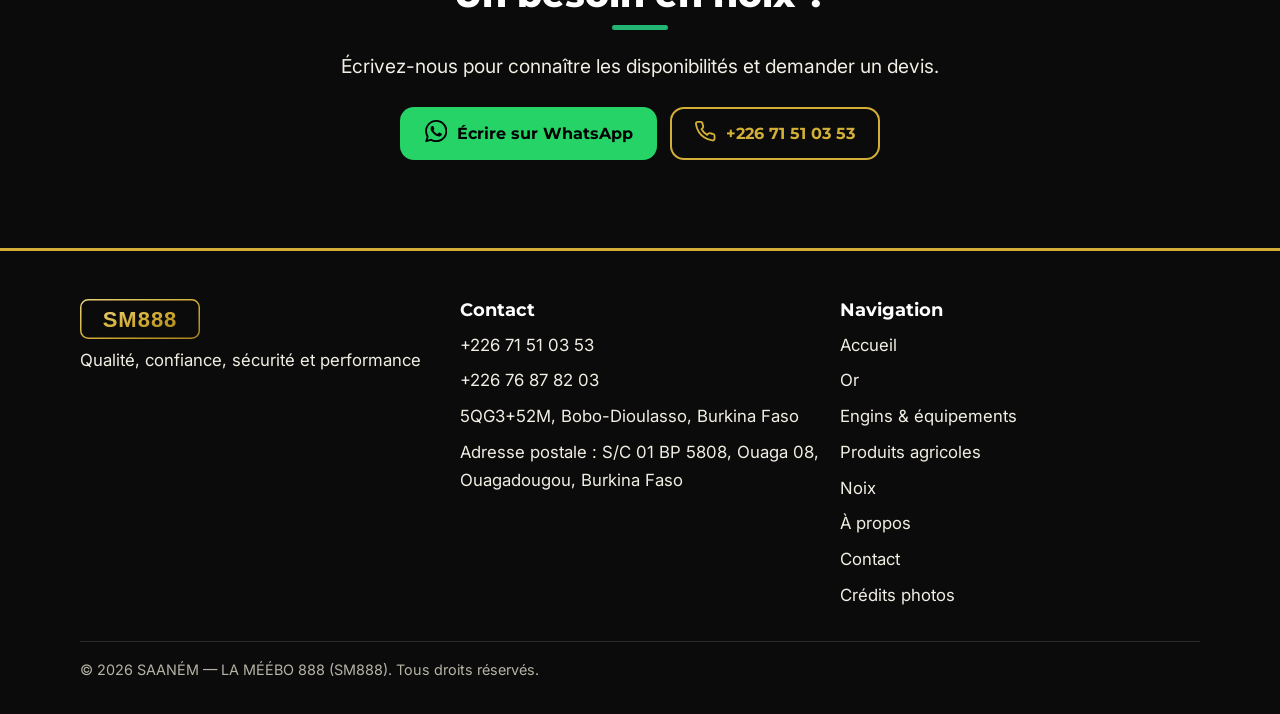
<file: noix.html>
<!DOCTYPE html>
<html lang="fr">
<head>
<meta charset="utf-8">
<meta name="viewport" content="width=device-width,initial-scale=1">
<title>Noix et fruits à coque : vente — SM888 Bobo-Dioulasso</title>
<meta name="description" content="Découvrez les noix et fruits à coque proposés par SM888 à Bobo-Dioulasso : karité, cajou, coco et palmiste.">
<link rel="canonical" href="https://sm888.vercel.app/noix.html">
<meta property="og:title" content="Noix et fruits à coque : vente — SM888 Bobo-Dioulasso">
<meta property="og:description" content="Découvrez les noix et fruits à coque proposés par SM888 à Bobo-Dioulasso : karité, cajou, coco et palmiste.">
<meta property="og:type" content="website">
<meta property="og:locale" content="fr_FR">
<meta property="og:url" content="https://sm888.vercel.app/noix.html">
<meta property="og:site_name" content="SM888">
<meta property="og:image" content="https://sm888.vercel.app/assets/img/og.webp">
<meta name="twitter:card" content="summary_large_image">
<link rel="icon" href="assets/favicon.svg" type="image/svg+xml">
<link rel="preconnect" href="https://fonts.googleapis.com">
<link rel="preconnect" href="https://fonts.gstatic.com" crossorigin>
<link rel="stylesheet" href="https://fonts.googleapis.com/css2?family=Inter:wght@400;600&family=Montserrat:wght@700;800&display=swap">
<link rel="stylesheet" href="css/style.css">
</head>
<body class="t-noix">
<a class="skip" href="#main">Aller au contenu</a>
<main id="main">

<section class="hero hero-s hero-img dark" style="--bg:url('../assets/img/hero-noix.webp')"><div class="wrap">
<h1>Noix et fruits à coque</h1>
<p class="lead">Découvrez nos noix et fruits à coque. Contactez-nous pour connaître les disponibilités, les quantités et les prix sur devis.</p>
<div class="actions"><a class="btn btn-wa" data-wa="acheter_noix"><span data-icon="wa"></span>Demander les disponibilités sur WhatsApp</a></div>
</div></section>

<section class="sec alt" aria-labelledby="t-noix"><div class="wrap">
<h2 id="t-noix">Nos noix</h2>
<div class="grid" id="grille-noix"></div>
<p class="mut" style="margin-top:1.5rem">Photos issues de sources libres de droits : voir les <a href="credits.html">crédits photos</a>.</p>
</div></section>

<section class="sec dark center" aria-labelledby="t-cta"><div class="wrap">
<h2 id="t-cta">Un besoin en noix ?</h2>
<p class="lead">Écrivez-nous pour connaître les disponibilités et demander un devis.</p>
<div class="actions">
<a class="btn btn-wa" data-wa="acheter_noix"><span data-icon="wa"></span>Écrire sur WhatsApp</a>
<a class="btn btn-line" data-tel="1"><span data-icon="phone"></span><span data-cfg="PHONE_1"></span></a>
</div></div></section>

</main>
<script src="js/config.js"></script>
<script src="js/noix.js"></script>
<script src="js/main.js"></script>
</body>
</html>
</file>
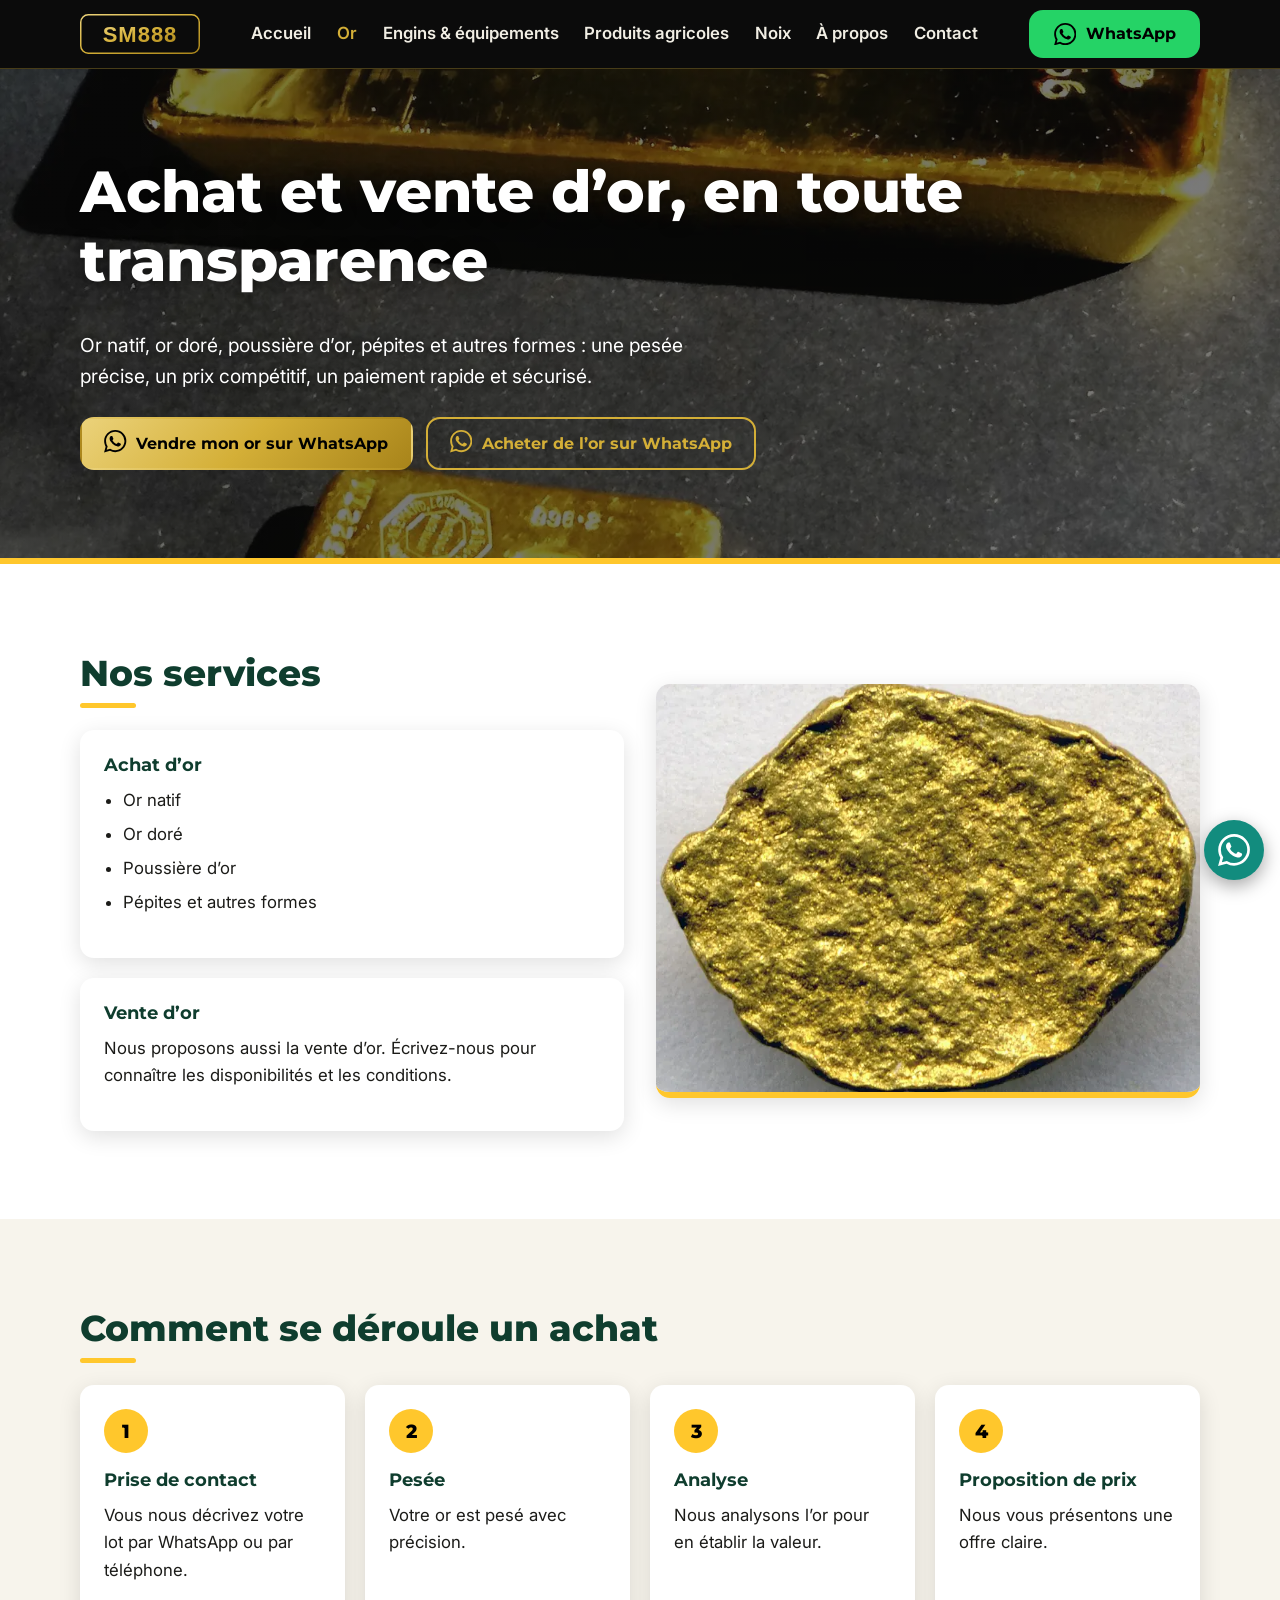
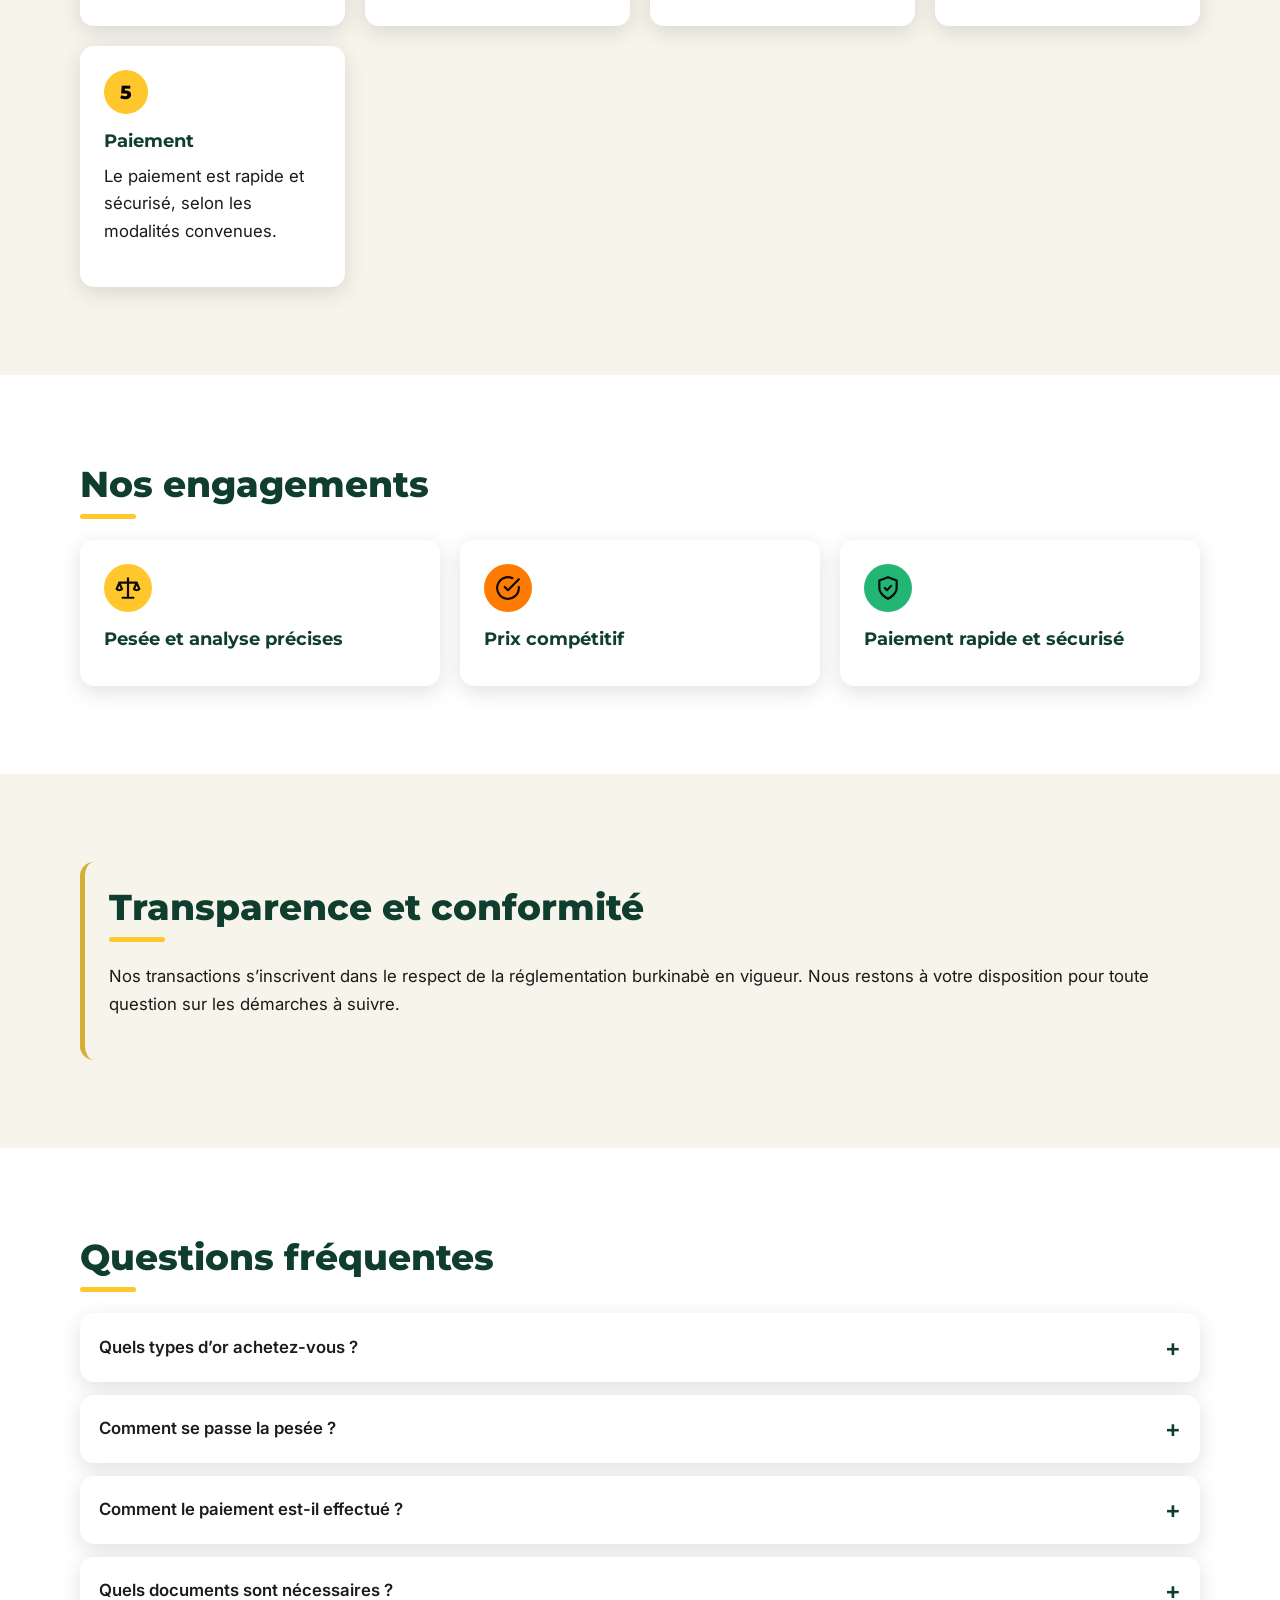
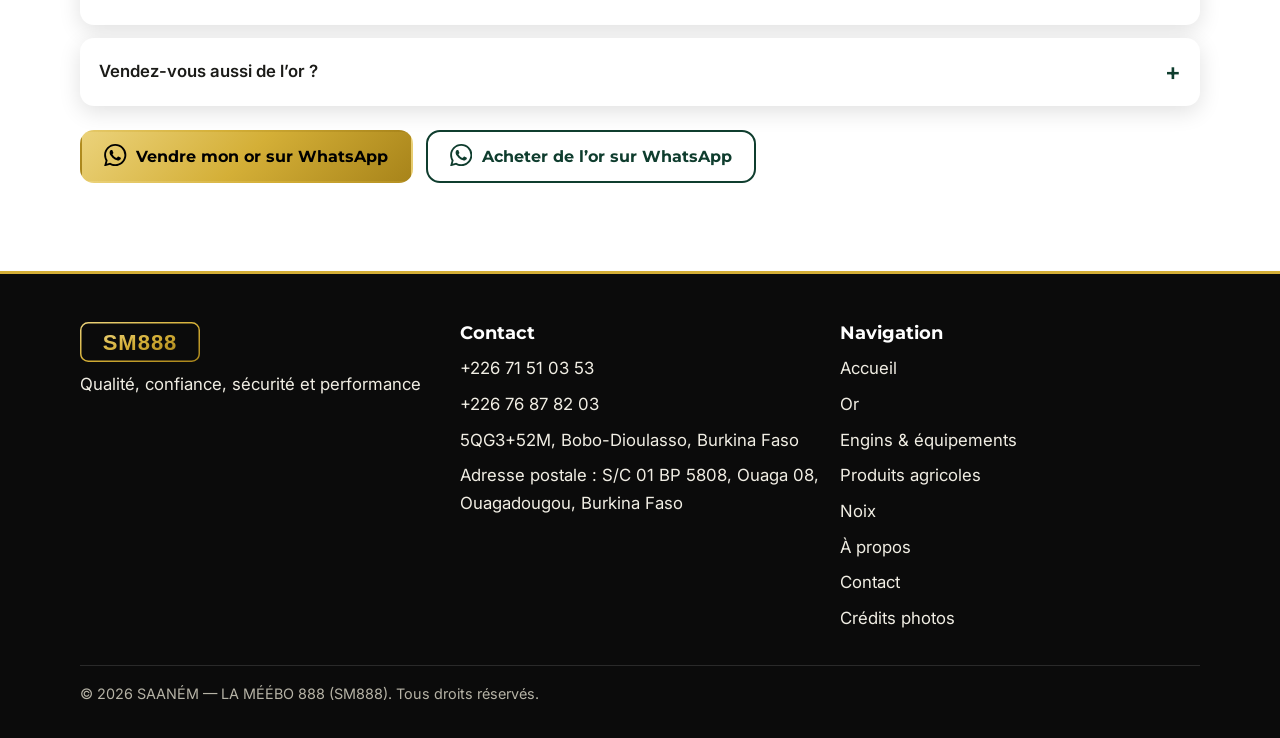
<file: or.html>
<!DOCTYPE html>
<html lang="fr">
<head>
<meta charset="utf-8">
<meta name="viewport" content="width=device-width,initial-scale=1">
<title>Achat et vente d’or à Bobo-Dioulasso — SM888</title>
<meta name="description" content="Vendez votre or natif, or doré, poussière d’or ou pépites à SM888 : pesée et analyse précises, prix compétitif, paiement rapide et sécurisé.">
<link rel="canonical" href="https://sm888.vercel.app/or.html">
<meta property="og:title" content="Achat et vente d’or à Bobo-Dioulasso — SM888">
<meta property="og:description" content="Vendez votre or natif, or doré, poussière d’or ou pépites à SM888 : pesée et analyse précises, prix compétitif, paiement rapide et sécurisé.">
<meta property="og:type" content="website">
<meta property="og:locale" content="fr_FR">
<meta property="og:url" content="https://sm888.vercel.app/or.html">
<meta property="og:site_name" content="SM888">
<meta property="og:image" content="https://sm888.vercel.app/assets/img/og.webp">
<meta name="twitter:card" content="summary_large_image">
<link rel="icon" href="assets/favicon.svg" type="image/svg+xml">
<link rel="preconnect" href="https://fonts.googleapis.com">
<link rel="preconnect" href="https://fonts.gstatic.com" crossorigin>
<link rel="stylesheet" href="https://fonts.googleapis.com/css2?family=Inter:wght@400;600&family=Montserrat:wght@700;800&display=swap">
<link rel="stylesheet" href="css/style.css">
</head>
<body>
<a class="skip" href="#main">Aller au contenu</a>
<main id="main">

<section class="hero hero-s hero-img dark" style="--bg:url('../assets/img/hero-or.webp')"><div class="wrap">
<h1>Achat et vente d’or, en toute transparence</h1>
<p class="lead">Or natif, or doré, poussière d’or, pépites et autres formes : une pesée précise, un prix compétitif, un paiement rapide et sécurisé.</p>
<div class="actions">
<a class="btn btn-gold" data-wa="vendre_or"><span data-icon="wa"></span>Vendre mon or sur WhatsApp</a>
<a class="btn btn-line" data-wa="acheter_or"><span data-icon="wa"></span>Acheter de l’or sur WhatsApp</a>
</div>
</div></section>

<section class="sec" aria-labelledby="t-srv"><div class="wrap split">
<div><h2 id="t-srv">Nos services</h2>
<article class="card reveal"><h3>Achat d’or</h3><ul class="liste"><li>Or natif</li><li>Or doré</li><li>Poussière d’or</li><li>Pépites et autres formes</li></ul></article>
<article class="card reveal" style="margin-top:1.25rem"><h3>Vente d’or</h3><p>Nous proposons aussi la vente d’or. Écrivez-nous pour connaître les disponibilités et les conditions.</p></article></div>
<!-- EMPLACEMENT PHOTO D’OR : remplacez assets/img/or-image.webp (800 × 600 px, WebP, moins de 80 Ko) ou lancez telecharger_images.py -->
<figure class="fig"><img src="assets/img/or-image.webp" width="800" height="600" loading="lazy" alt="Or natif : pépites et poussière d’or"></figure>
</div></section>

<section class="sec alt" aria-labelledby="t-prc"><div class="wrap">
<h2 id="t-prc">Comment se déroule un achat</h2>
<ol class="grid etapes">
<li class="card reveal"><h3>Prise de contact</h3><p>Vous nous décrivez votre lot par WhatsApp ou par téléphone.</p></li>
<li class="card reveal"><h3>Pesée</h3><p>Votre or est pesé avec précision.</p></li>
<li class="card reveal"><h3>Analyse</h3><p>Nous analysons l’or pour en établir la valeur.</p></li>
<li class="card reveal"><h3>Proposition de prix</h3><p>Nous vous présentons une offre claire.</p></li>
<li class="card reveal"><h3>Paiement</h3><p>Le paiement est rapide et sécurisé, selon les modalités convenues.</p></li>
</ol></div></section>

<section class="sec" aria-labelledby="t-eng"><div class="wrap">
<h2 id="t-eng">Nos engagements</h2>
<div class="grid">
<div class="card reveal"><span class="ico" data-icon="scale"></span><h3>Pesée et analyse précises</h3></div>
<div class="card reveal"><span class="ico" data-icon="check"></span><h3>Prix compétitif</h3></div>
<div class="card reveal"><span class="ico" data-icon="shield"></span><h3>Paiement rapide et sécurisé</h3></div>
</div></div></section>

<section class="sec alt"><div class="wrap"><div class="encart">
<h2>Transparence et conformité</h2>
<p>Nos transactions s’inscrivent dans le respect de la réglementation burkinabè en vigueur. Nous restons à votre disposition pour toute question sur les démarches à suivre.</p>
<!-- À COMPLÉTER PAR L’ENTREPRISE : numéro d’agrément, RCCM, IFU.
     Remplacez les [À compléter] par les vraies valeurs, puis supprimez l’attribut "hidden" de la liste ci-dessous.
     Ne rien inventer : tant que la liste est vide, elle reste invisible. -->
<ul class="liste" hidden><li>Agrément : [À compléter]</li><li>RCCM : [À compléter]</li><li>IFU : [À compléter]</li></ul>
</div></div></section>

<section class="sec" aria-labelledby="t-faq"><div class="wrap">
<h2 id="t-faq">Questions fréquentes</h2>
<details><summary>Quels types d’or achetez-vous ?</summary><p>Nous achetons l’or natif, l’or doré, la poussière d’or, les pépites et d’autres formes. Décrivez-nous votre lot pour en discuter.</p></details>
<details><summary>Comment se passe la pesée ?</summary><p>La pesée est effectuée avec précision et de façon transparente. Les modalités pratiques vous sont confirmées dès la prise de contact.</p></details>
<details><summary>Comment le paiement est-il effectué ?</summary><p>Nous visons un paiement rapide et sécurisé. Le mode et le délai de paiement sont convenus clairement avant la transaction.</p></details>
<details><summary>Quels documents sont nécessaires ?</summary><p>Les pièces demandées dépendent de votre situation et de la réglementation burkinabè en vigueur. Contactez-nous pour connaître la liste à jour avant de vous déplacer.</p></details>
<details><summary>Vendez-vous aussi de l’or ?</summary><p>Oui. Écrivez-nous sur WhatsApp pour connaître ce qui est disponible et les conditions de vente.</p></details>
<div class="actions">
<a class="btn btn-gold" data-wa="vendre_or"><span data-icon="wa"></span>Vendre mon or sur WhatsApp</a>
<a class="btn btn-line" data-wa="acheter_or"><span data-icon="wa"></span>Acheter de l’or sur WhatsApp</a>
</div></div></section>

</main>
<script src="js/config.js"></script>

<script src="js/main.js"></script>
</body>
</html>
</file>
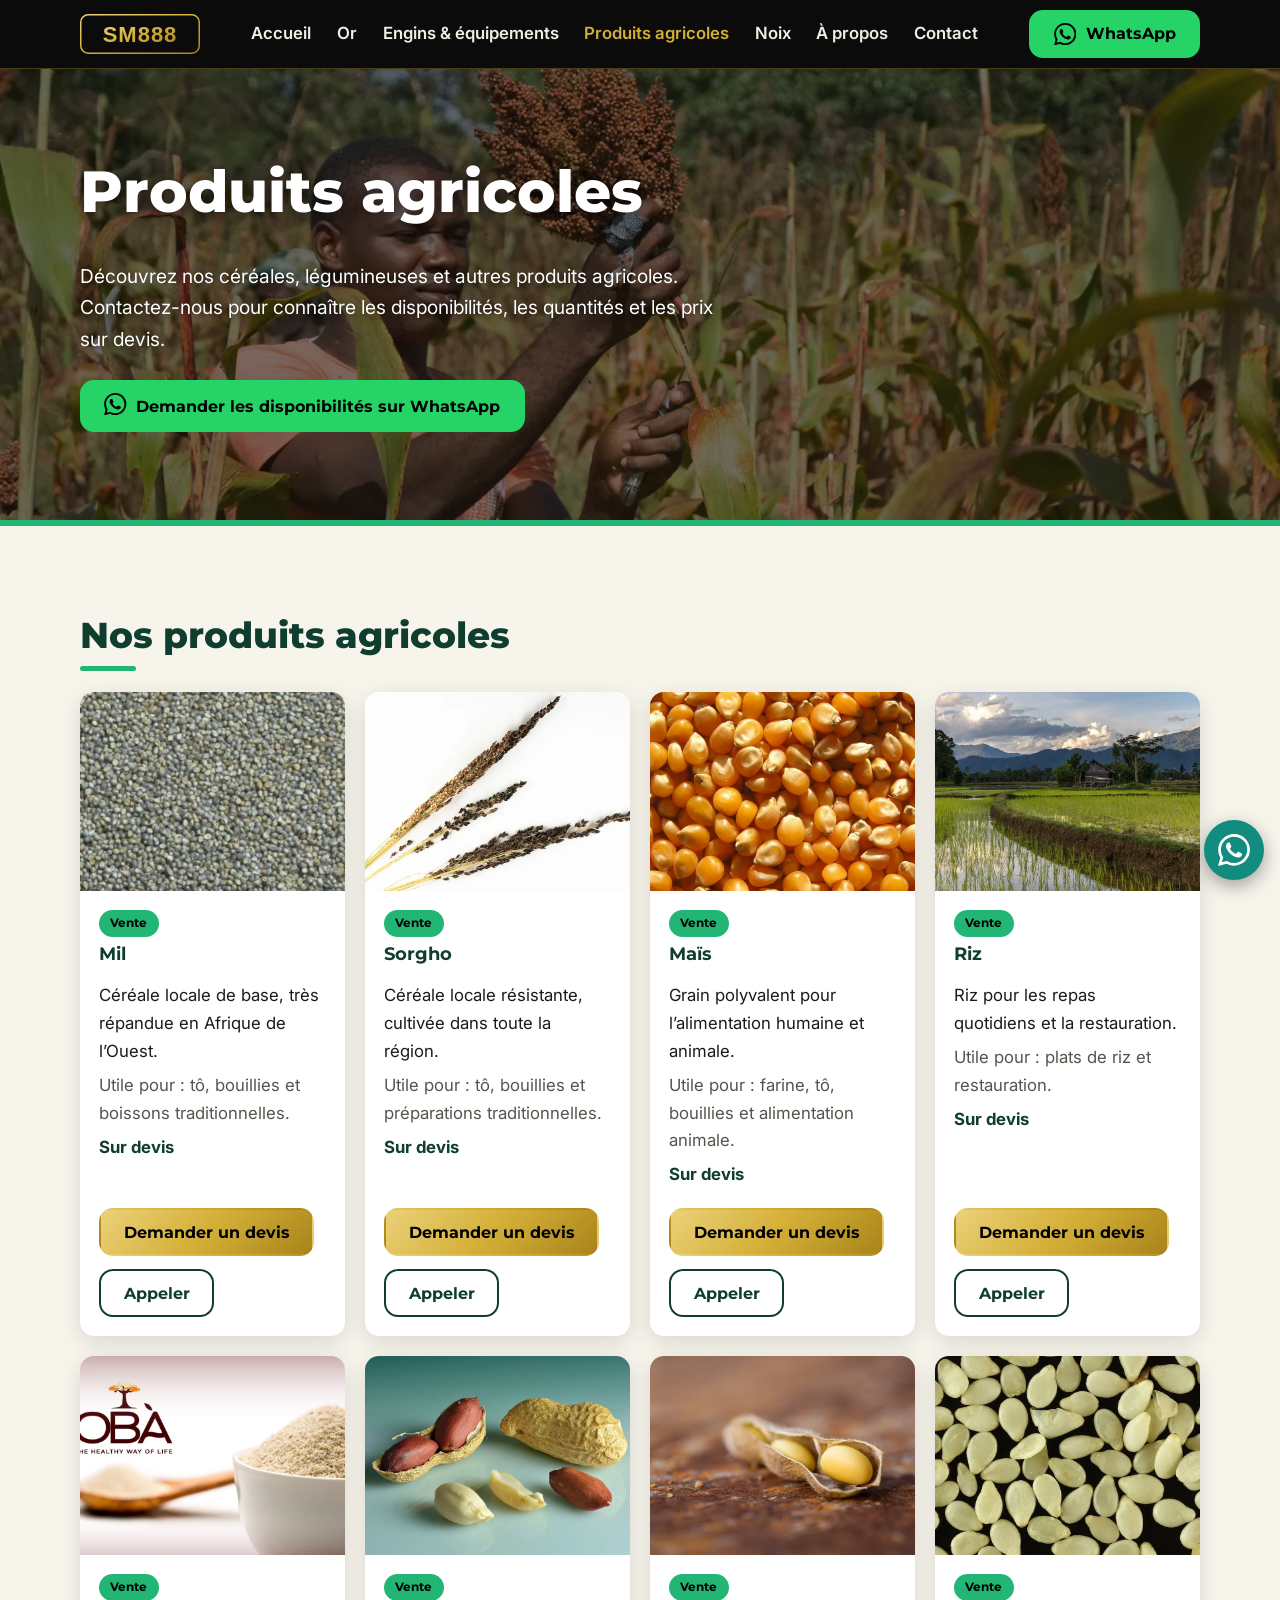
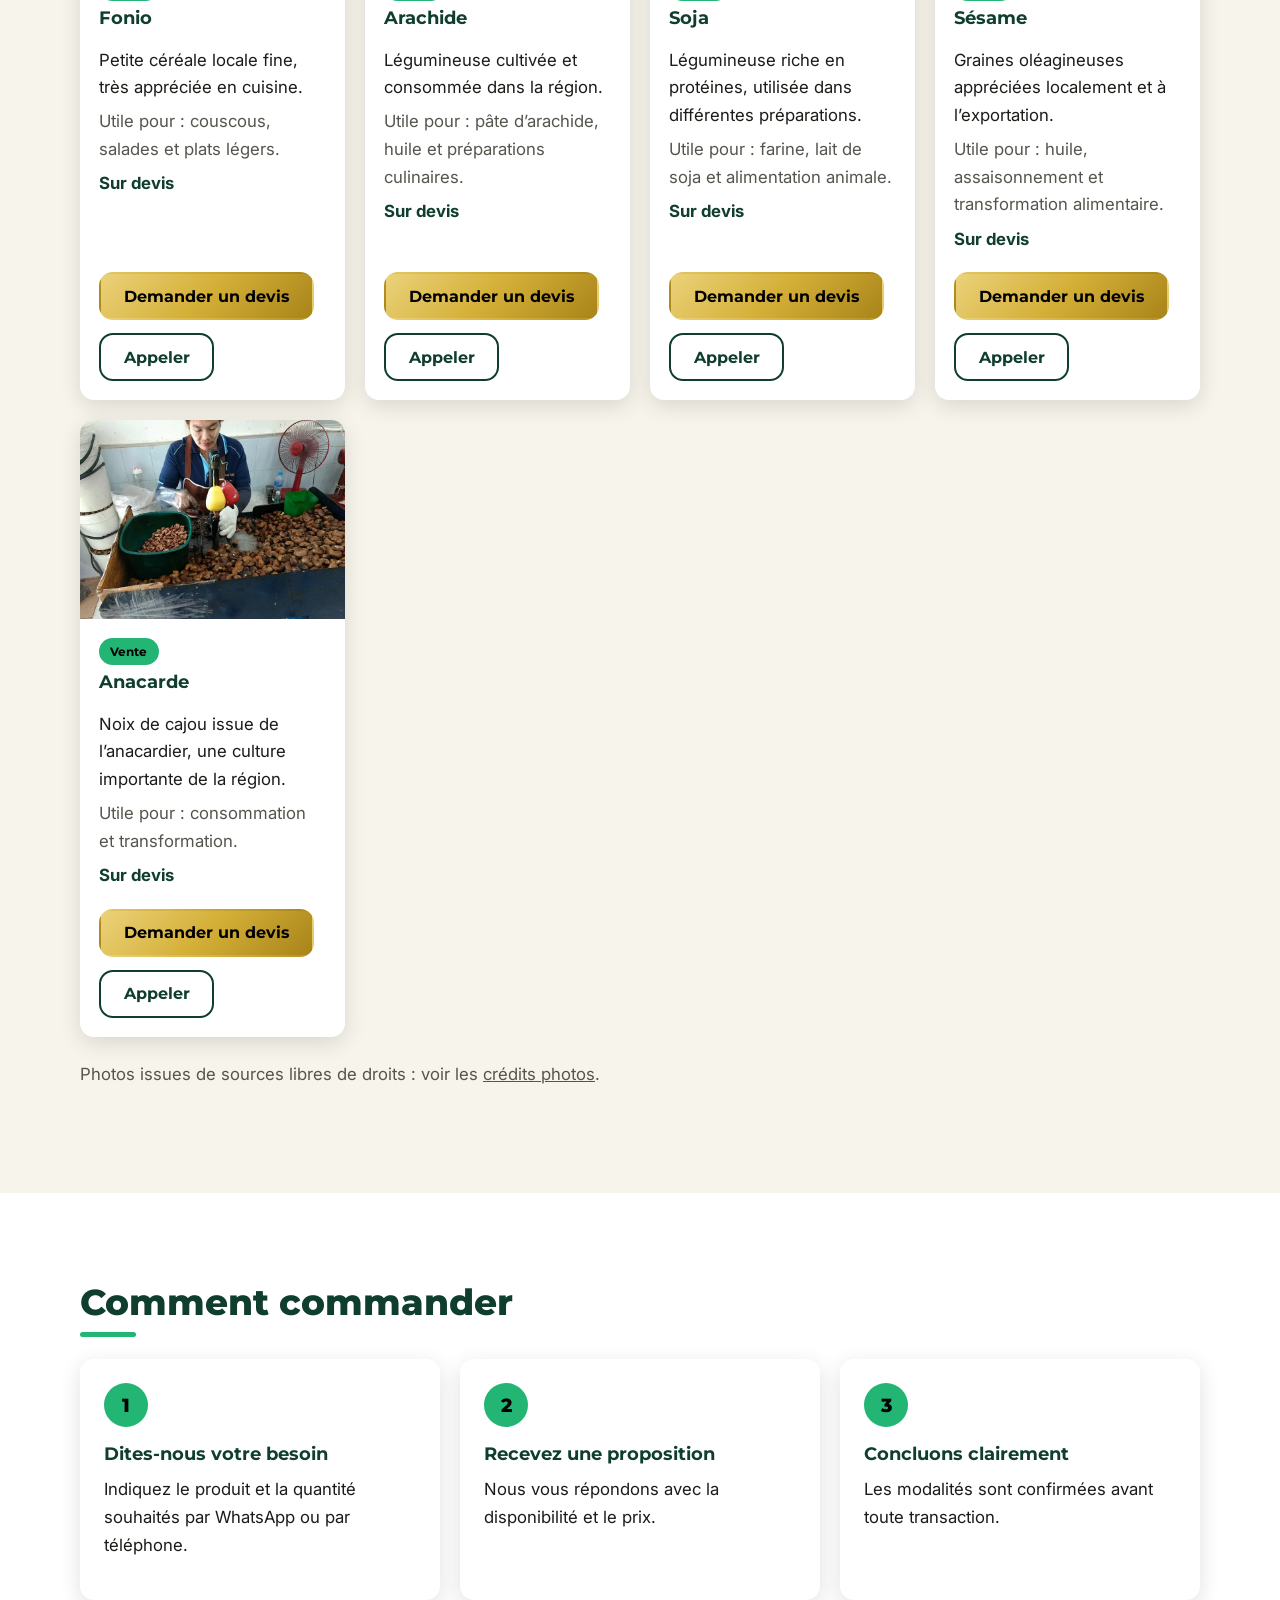
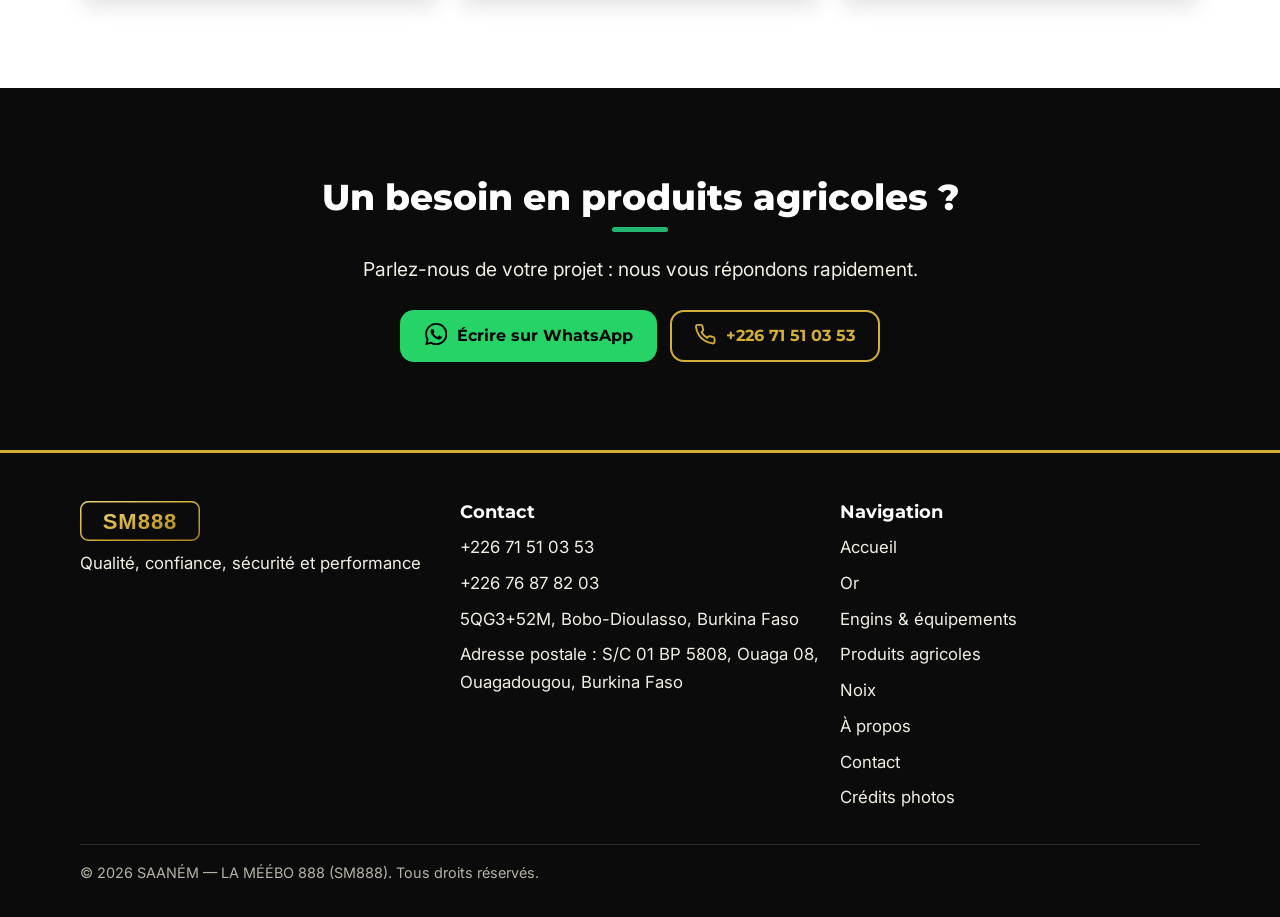
<file: produits-agricoles.html>
<!DOCTYPE html>
<html lang="fr">
<head>
<meta charset="utf-8">
<meta name="viewport" content="width=device-width,initial-scale=1">
<title>Produits agricoles : vente — SM888 Bobo-Dioulasso</title>
<meta name="description" content="Découvrez les produits agricoles proposés par SM888 à Bobo-Dioulasso : céréales, arachide, soja, sésame et anacarde.">
<link rel="canonical" href="https://sm888.vercel.app/produits-agricoles.html">
<meta property="og:title" content="Produits agricoles : vente — SM888 Bobo-Dioulasso">
<meta property="og:description" content="Découvrez les produits agricoles proposés par SM888 à Bobo-Dioulasso : céréales, arachide, soja, sésame et anacarde.">
<meta property="og:type" content="website">
<meta property="og:locale" content="fr_FR">
<meta property="og:url" content="https://sm888.vercel.app/produits-agricoles.html">
<meta property="og:site_name" content="SM888">
<meta property="og:image" content="https://sm888.vercel.app/assets/img/og.webp">
<meta name="twitter:card" content="summary_large_image">
<link rel="icon" href="assets/favicon.svg" type="image/svg+xml">
<link rel="preconnect" href="https://fonts.googleapis.com">
<link rel="preconnect" href="https://fonts.gstatic.com" crossorigin>
<link rel="stylesheet" href="https://fonts.googleapis.com/css2?family=Inter:wght@400;600&family=Montserrat:wght@700;800&display=swap">
<link rel="stylesheet" href="css/style.css">
</head>
<body class="t-agri">
<a class="skip" href="#main">Aller au contenu</a>
<main id="main">

<section class="hero hero-s hero-img dark" style="--bg:url('../assets/img/hero-produits-agricoles.webp')"><div class="wrap">
<h1>Produits agricoles</h1>
<p class="lead">Découvrez nos céréales, légumineuses et autres produits agricoles. Contactez-nous pour connaître les disponibilités, les quantités et les prix sur devis.</p>
<div class="actions"><a class="btn btn-wa" data-wa="acheter_agricole"><span data-icon="wa"></span>Demander les disponibilités sur WhatsApp</a></div>
</div></section>

<section class="sec alt" aria-labelledby="t-agri"><div class="wrap">
<h2 id="t-agri">Nos produits agricoles</h2>
<div class="grid" id="grille-agri"></div>
<p class="mut" style="margin-top:1.5rem">Photos issues de sources libres de droits : voir les <a href="credits.html">crédits photos</a>.</p>
</div></section>

<section class="sec" aria-labelledby="t-cmd"><div class="wrap">
<h2 id="t-cmd">Comment commander</h2>
<ol class="grid etapes">
<li class="card reveal"><h3>Dites-nous votre besoin</h3><p>Indiquez le produit et la quantité souhaités par WhatsApp ou par téléphone.</p></li>
<li class="card reveal"><h3>Recevez une proposition</h3><p>Nous vous répondons avec la disponibilité et le prix.</p></li>
<li class="card reveal"><h3>Concluons clairement</h3><p>Les modalités sont confirmées avant toute transaction.</p></li>
</ol></div></section>

<section class="sec dark center" aria-labelledby="t-cta"><div class="wrap">
<h2 id="t-cta">Un besoin en produits agricoles ?</h2>
<p class="lead">Parlez-nous de votre projet : nous vous répondons rapidement.</p>
<div class="actions">
<a class="btn btn-wa" data-wa="acheter_agricole"><span data-icon="wa"></span>Écrire sur WhatsApp</a>
<a class="btn btn-line" data-tel="1"><span data-icon="phone"></span><span data-cfg="PHONE_1"></span></a>
</div></div></section>

</main>
<script src="js/config.js"></script>
<script src="js/produits-agricoles.js"></script>
<script src="js/main.js"></script>
</body>
</html>
</file>
<file: css/style.css>
/* SM888 — feuille de style. Couleurs, espacements et tailles : modifier les variables ci-dessous. */
:root{--noir:#0B0B0B;--vert:#0F3D2E;--or:#D4AF37;--ivoire:#F7F4EC;--txt:#1b1b18;--mut:#55554e;--wa:#128C7E;--wa2:#25D366;
--grad:linear-gradient(135deg,#EBD27A,#D4AF37 50%,#A8841A);--r:14px;--ombre:0 6px 22px rgba(0,0,0,.12);
--t-s:.9rem;--t-m:1.05rem;--t-l:clamp(1.5rem,4vw,2.25rem);--t-xl:clamp(2rem,7vw,3.6rem);--esp:clamp(3rem,8vw,5.5rem);
--ft:'Montserrat',system-ui,sans-serif;--fb:'Inter',system-ui,sans-serif}
*,*::before,*::after{box-sizing:border-box}
[hidden]{display:none!important}
html{scroll-behavior:smooth}
body{margin:0;font:400 var(--t-m)/1.65 var(--fb);color:var(--txt);background:#fff;padding-bottom:72px}
img,svg{max-width:100%}
h1,h2,h3{font-family:var(--ft);line-height:1.2;margin:0 0 .6em;color:var(--vert)}
h1{font-size:var(--t-xl);font-weight:800}h2{font-size:var(--t-l);font-weight:800}h3{font-size:1.15rem;font-weight:700}
p{margin:0 0 1em}a{color:inherit}.mut{color:var(--mut)}
:focus-visible{outline:3px solid var(--vert);outline-offset:3px}
.dark :focus-visible,.dark:focus-visible{outline-color:var(--or)}
.skip{position:absolute;left:-999px;background:var(--or);color:#000;padding:.7rem 1rem;z-index:100}.skip:focus{left:8px;top:8px}
.wrap{width:min(1120px,100% - 2.5rem);margin-inline:auto}
.sec{padding-block:var(--esp)}.alt{background:var(--ivoire)}
.dark{background:var(--noir);color:#f1eee4}.dark h2,.dark h3{color:#fff}
.or-txt{background:var(--grad);-webkit-background-clip:text;background-clip:text;color:transparent}
.center{text-align:center}.lead{font-size:1.2rem;max-width:40rem}.center .lead{margin-inline:auto}
/* En-tête et menu */
.site-h{position:sticky;top:0;z-index:50;border-bottom:1px solid rgba(212,175,55,.3)}
.site-h .wrap{display:flex;align-items:center;justify-content:space-between;min-height:68px;gap:1rem}
.logo img{display:block;height:40px;width:auto}
.burger{min-width:48px;min-height:48px;background:none;border:1px solid var(--or);border-radius:var(--r);color:var(--or);cursor:pointer}
.nav{display:none;position:absolute;top:100%;left:0;right:0;background:var(--noir);flex-direction:column;padding:1rem 1.25rem 1.5rem;border-bottom:1px solid rgba(212,175,55,.3)}
.nav.open{display:flex}
.nav a{display:flex;align-items:center;min-height:48px;text-decoration:none;font-weight:600;padding-inline:.6rem;border-radius:8px}
.nav a[aria-current=page],.nav a:hover{color:var(--or)}
.h-wa{display:none}
@media(min-width:1100px){.burger{display:none}.nav{display:flex;position:static;flex-direction:row;padding:0;border:0;background:none;gap:.4rem}.h-wa{display:inline-flex}}
/* Icônes */
svg.i{width:1.4em;height:1.4em;fill:none;stroke:currentColor;stroke-width:2;stroke-linecap:round;stroke-linejoin:round;flex:none}
svg.i.f{fill:currentColor;stroke:none}
.ico{width:48px;height:48px;border-radius:50%;background:var(--acc);color:#0B0B0B;display:grid;place-items:center;margin-bottom:1rem}
.ico svg{width:26px;height:26px}
/* Boutons */
.btn{display:inline-flex;align-items:center;justify-content:center;gap:.6rem;min-height:48px;padding:.7rem 1.4rem;border-radius:var(--r);font:700 1rem var(--ft);text-decoration:none;border:2px solid transparent;cursor:pointer;text-align:center;transition:transform .2s,box-shadow .2s}
.btn:hover{transform:translateY(-2px);box-shadow:var(--ombre)}
.btn-gold{background:var(--grad);color:#000}
.btn-line{border-color:var(--vert);color:var(--vert)}.dark .btn-line{border-color:var(--or);color:var(--or)}
.btn-wa{background:var(--wa2);color:#000}
.actions{display:flex;flex-wrap:wrap;gap:.8rem;margin-top:1.5rem}.center .actions{justify-content:center}
/* Sections */
.hero{min-height:calc(100vh - 68px);min-height:calc(100svh - 68px);display:flex;align-items:center;background:var(--noir);border-bottom:6px solid var(--acc)}
.hero h1{max-width:16em}.hero-s{min-height:0;padding-block:var(--esp)}
.grid{display:grid;gap:1.25rem;grid-template-columns:repeat(auto-fit,minmax(min(100%,250px),1fr))}
.g2{grid-template-columns:repeat(auto-fit,minmax(min(100%,320px),1fr))}
.card{background:#fff;border-radius:var(--r);box-shadow:var(--ombre);padding:1.5rem;transition:transform .25s,box-shadow .25s}
.card:hover{transform:translateY(-4px);box-shadow:0 12px 30px rgba(0,0,0,.18)}
.act{background:#111;border-top:6px solid var(--c);color:#f1eee4;padding:2rem}.act h3{color:#fff;font-size:1.5rem}
.etapes{list-style:none;padding:0;margin:0;counter-reset:e}.etapes li{counter-increment:e}
.etapes li::before{content:counter(e);display:grid;place-items:center;width:44px;height:44px;border-radius:50%;background:var(--acc);color:#000;font:800 1.2rem var(--ft);margin-bottom:1rem}
.liste{padding-left:1.2rem;margin:0 0 1em}.liste li{margin-bottom:.4rem}
.encart{border-left:5px solid var(--or);background:var(--ivoire);padding:1.5rem;border-radius:var(--r)}
/* Catalogue */
.fg{display:flex;flex-wrap:wrap;gap:.6rem;align-items:center;margin-bottom:.8rem}
.chip{min-height:44px;padding:0 1.1rem;border-radius:99px;border:2px solid var(--vert);background:#fff;color:var(--vert);font:600 var(--t-s) var(--fb);cursor:pointer}
.chip[aria-pressed=true]{background:var(--vert);color:#fff}
.prod{padding:0;display:flex;flex-direction:column;overflow:hidden}
.prod img{display:block;width:100%;height:auto;aspect-ratio:4/3;object-fit:cover}
.corps{padding:1.2rem;display:flex;flex-direction:column;gap:.4rem;flex:1}.corps p{margin:0}.corps .actions{margin-top:auto;padding-top:.8rem}
.badges{display:flex;flex-wrap:wrap;gap:.4rem}
.badge{font:700 .75rem/1 var(--ft);padding:.45rem .7rem;border-radius:99px;background:var(--vert);color:#fff}.badge.o{background:var(--or);color:#000}
.prix{font-weight:700;color:var(--vert)}
/* FAQ */
details{background:#fff;border-radius:var(--r);box-shadow:var(--ombre);margin-bottom:.8rem}
summary{cursor:pointer;min-height:48px;padding:.9rem 1.2rem;font-weight:600;list-style:none;display:flex;justify-content:space-between;align-items:center;gap:1rem}
summary::-webkit-details-marker{display:none}summary::after{content:"+";font-size:1.5rem;color:var(--vert)}
details[open] summary::after{content:"–"}details p{padding:0 1.2rem;margin:0 0 1.2rem}
/* Formulaire */
form{display:grid;gap:1rem}label{font-weight:600;display:grid;gap:.35rem}
input,select,textarea{font:inherit;min-height:48px;padding:.6rem .8rem;border:2px solid #9d9a8c;border-radius:10px;width:100%;background:#fff;color:var(--txt)}
[aria-invalid=true]{border-color:#b00020}
.msg{padding:1rem;border-radius:var(--r);font-weight:600}.msg.ok{background:#e3f4e8;color:#0b4a1f}.msg.ko{background:#fde8ea;color:#7a0016}
address{font-style:normal}
/* Pied de page, barre mobile, bouton flottant */
.site-f{padding-block:3rem 2rem;border-top:3px solid var(--or)}.site-f .grid{margin-bottom:1.5rem}
.site-f a{text-decoration:none}.site-f a:hover{color:var(--or)}.site-f ul{list-style:none;padding:0;margin:0}.site-f li{margin-bottom:.5rem}
.copy{font-size:var(--t-s);color:#b6b3a6;border-top:1px solid #2a2a2a;padding-top:1rem;margin:0}
.mbar{position:fixed;inset:auto 0 0;z-index:55;display:flex;gap:.6rem;padding:.6rem;border-top:1px solid rgba(212,175,55,.4)}.mbar .btn{flex:1}
.wa-float{position:fixed;right:16px;bottom:84px;z-index:60;width:60px;height:60px;border-radius:50%;background:var(--wa);color:#fff;display:grid;place-items:center;box-shadow:0 6px 18px rgba(0,0,0,.35);animation:pulse 2.8s infinite}
.wa-float svg{width:32px;height:32px}
@keyframes pulse{0%{box-shadow:0 0 0 0 rgba(18,140,126,.55)}70%,100%{box-shadow:0 0 0 16px rgba(18,140,126,0)}}
@media(min-width:768px){.mbar{display:none}body{padding-bottom:0}.wa-float{bottom:20px}}
/* Apparition douce au défilement */
html.js .reveal{opacity:0;transform:translateY(8px);transition:opacity .3s,transform .3s}html.js .reveal.in{opacity:1;transform:none}
@media(prefers-reduced-motion:reduce){*,*::before,*::after{animation:none!important;transition:none!important;scroll-behavior:auto!important}html.js .reveal{opacity:1;transform:none}}
/* Couleurs vives et images d’en-tête */
:root{--vif-or:#FFC72C;--vif-orange:#FF7A00;--vif-vert:#22B573;--acc:var(--vif-or)}
body.t-engins{--acc:var(--vif-orange)}body.t-agri,body.t-noix{--acc:var(--vif-vert)}
h2::after{content:"";display:block;width:56px;height:5px;border-radius:3px;background:var(--acc);margin-top:.5rem}.center h2::after{margin-inline:auto}
.grid>.card:nth-child(3n+2) .ico{background:var(--vif-orange)}.grid>.card:nth-child(3n) .ico{background:var(--vif-vert)}
.hero h1{color:#fff;text-shadow:0 2px 14px rgba(0,0,0,.5)}.hero .lead{color:#fff;text-shadow:0 1px 8px rgba(0,0,0,.5)}
.hero-img{background:linear-gradient(rgba(11,11,11,.55),rgba(11,11,11,.55)),var(--bg) center/cover no-repeat var(--noir)}
.hero-s.hero-img{min-height:clamp(320px,50vh,480px)}
.hero-show{position:relative;overflow:hidden}.hero-show .wrap{position:relative;z-index:2}
.hero-show::before{content:"";position:absolute;inset:0;background:rgba(11,11,11,.58);z-index:1}
.slides{position:absolute;inset:0}.slides img{position:absolute;inset:0;width:100%;height:100%;max-width:none;object-fit:cover;opacity:0;transition:opacity 1s}.slides img.on{opacity:1}
.show-ctl{position:absolute;z-index:3;left:0;right:0;bottom:84px;display:flex;justify-content:center;align-items:center;gap:.5rem}
.dots{display:flex}.dots button{width:44px;height:44px;background:none;border:0;cursor:pointer;display:grid;place-items:center}
.dots button::after{content:"";width:12px;height:12px;border-radius:50%;background:rgba(255,255,255,.6)}.dots button[aria-current=true]::after{background:var(--vif-or);transform:scale(1.25)}
.pause{min-height:44px;padding:0 1rem;border-radius:99px;border:2px solid #fff;background:rgba(11,11,11,.5);color:#fff;font:600 var(--t-s) var(--fb);cursor:pointer}
@media(min-width:768px){.show-ctl{bottom:16px}}
@media(max-width:767px){.hero-show{padding-block:1.5rem 140px}}
.btn-c{background:var(--c);color:#000}
.badge.loc{background:var(--vif-orange);color:#000}.badge.vte{background:var(--vif-vert);color:#000}
.split{display:grid;gap:2rem;grid-template-columns:repeat(auto-fit,minmax(min(100%,320px),1fr));align-items:center}
.fig{margin:0}.fig img{display:block;width:100%;height:auto;border-radius:var(--r);box-shadow:var(--ombre);border-bottom:6px solid var(--vif-or)}
</file>
